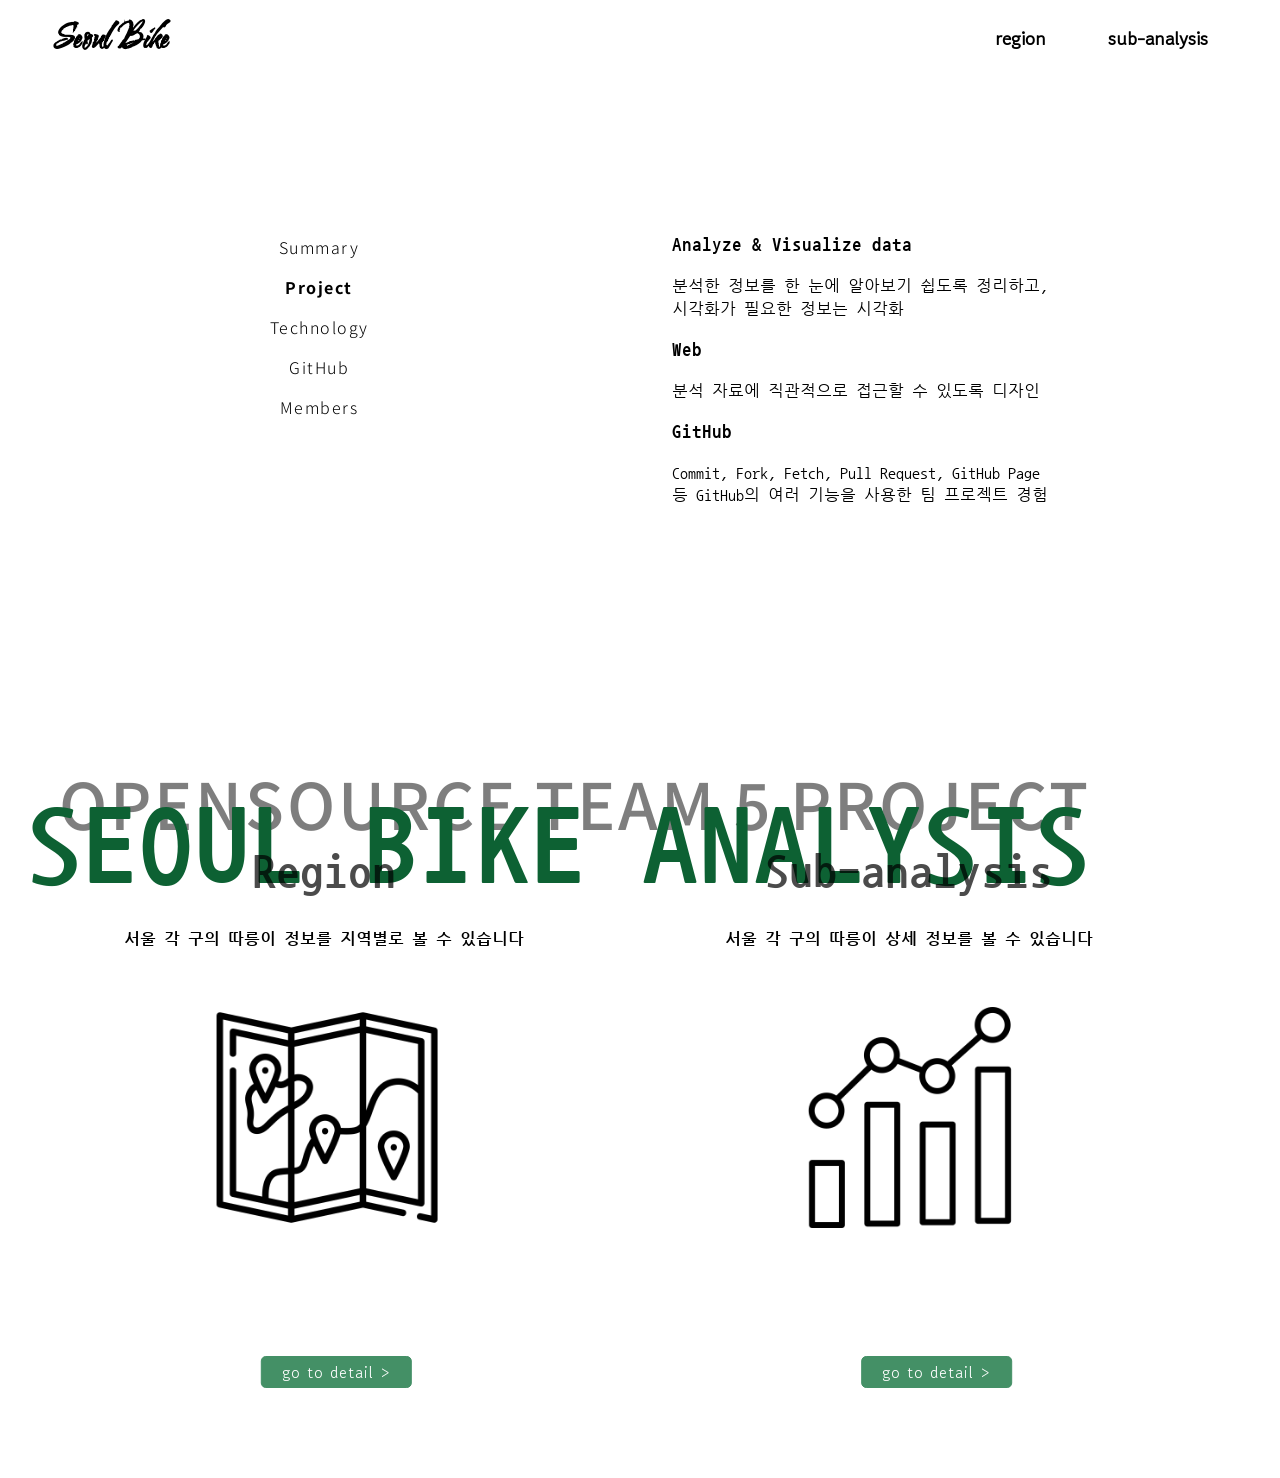
<file: main-1.html>
<!DOCTYPE html>
<html lang="en">
<head>
    <meta charset="UTF-8">
    <title>따릉이</title>
    <link rel="preconnect" href="https://fonts.googleapis.com">
    <link rel="preconnect" href="https://fonts.gstatic.com" crossorigin>
    <link href="https://fonts.googleapis.com/css2?family=Gowun+Dodum&family=Nanum+Gothic+Coding:wght@400;700&family=Noto+Sans+KR:wght@100;300;400;500&family=Water+Brush&display=swap" rel="stylesheet">
    <link rel="stylesheet" href="main.css">
</head>
<body>
    <header id = "menubar">
        <h1 id = "main"><a href = "main.html">Seoul Bike</a></h1>
        <nav id = "menu">
            <nav>
                <ul id="main1">
                    <li class="mainmenu"><a href = "region.html">region</a></li>
                    <li class="mainmenu"><a href = "sub.html">sub-analysis</a></li>
                </ul>
            </nav>
        </nav>
    </header>

    </div>
    <div class = "content" id = "maincontent">
        <article id = "tit">
            <h2>OPENSOURCE TEAM 5 PROJECT</h2>
            <h1>SEOUL BIKE ANALYSIS</h1>
        </article>
            
        <div id = "submenu">
            <button><a href="main.html">Summary</a></button><br>
            <button id = "active"><a href="main-1.html">Project</a></button><br>
            <button><a href="main-2.html">Technology</a></button><br>
            <button><a href="main-3.html">GitHub</a></button><br>
            <button><a href="main-4.html">Members</a></button>
        </div>

        <section id = "map_content">
            <article>
                <!-- <h1>Project Objective</h1> -->
                <h3>Analyze & Visualize data</h3>
                <p>
                분석한 정보를 한 눈에 알아보기 쉽도록 정리하고,<br> 
                시각화가 필요한 정보는 시각화</p>
                <h3>Web</h3>
                <p>
                분석 자료에 직관적으로 접근할 수 있도록 디자인</p>
                <h3>GitHub</h3>
                <p>
                Commit, Fork, Fetch, Pull Request, GitHub Page<br>
                등 GitHub의 여러 기능을 사용한 팀 프로젝트 경험</p>
            </article>
        </section>

    </div>
    <div class = "content" id = "subcon">
        <article class = "mainsec" id = "m1">
            <h1>Region</h1>
            <h3>서울 각 구의 따릉이 정보를 지역별로 볼 수 있습니다</h3>
            <img src="map2.png">
            <button class = "but"><a href = "region.html"> go to detail ></a></button>
        </article>
        <article class = "mainsec" id = "m2">
            <h1>Sub-analysis</h1>
            <h3>서울 각 구의 따릉이 상세 정보를 볼 수 있습니다</h3>
            <img src="graph.png">
            <button class = "but"><a href = "sub.html"> go to detail ></a></button>
        </article>

    </div>
</body>
</html>
</file>
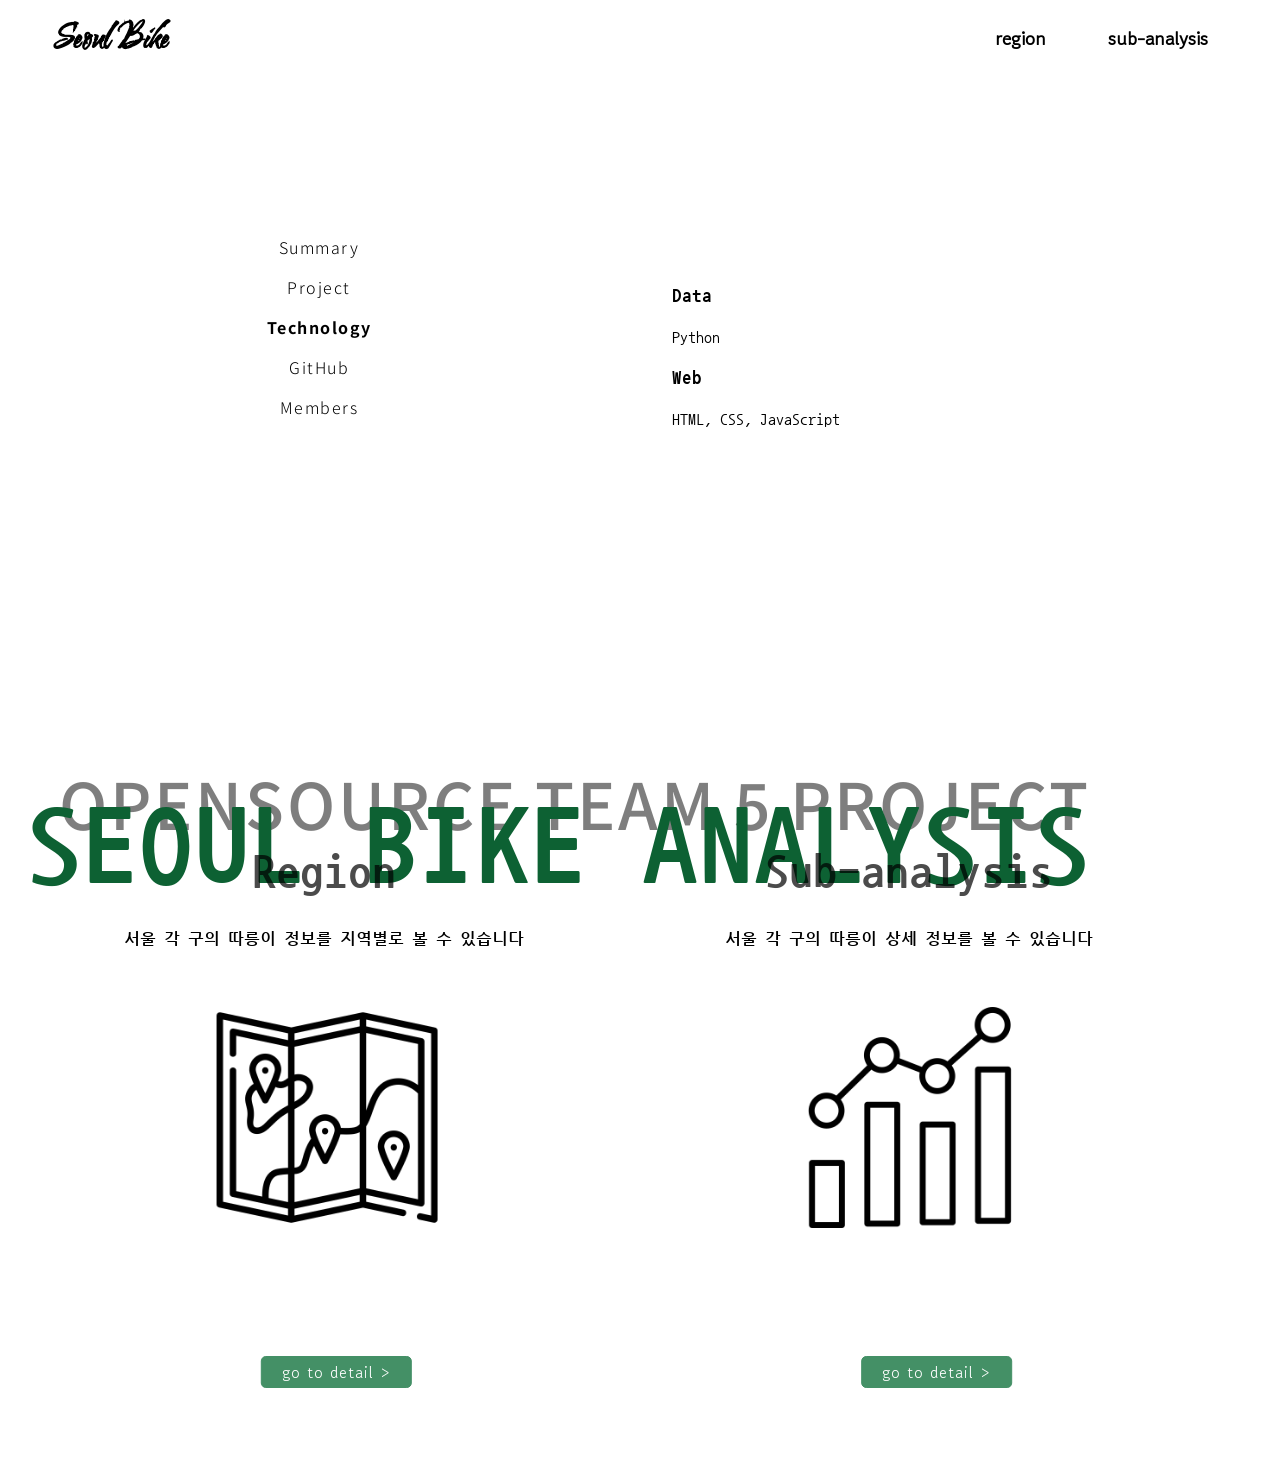
<file: main-2.html>
<!DOCTYPE html>
<html lang="en">
<head>
    <meta charset="UTF-8">
    <title>따릉이</title>
    <link rel="preconnect" href="https://fonts.googleapis.com">
    <link rel="preconnect" href="https://fonts.gstatic.com" crossorigin>
    <link href="https://fonts.googleapis.com/css2?family=Gowun+Dodum&family=Nanum+Gothic+Coding:wght@400;700&family=Noto+Sans+KR:wght@100;300;400;500&family=Water+Brush&display=swap" rel="stylesheet">
    <link rel="stylesheet" href="main.css">
</head>
<body>
    <header id = "menubar">
        <h1 id = "main"><a href = "main.html">Seoul Bike</a></h1>
        <nav id = "menu">
            <nav>
                <ul id="main1">
                    <li class="mainmenu"><a href = "region.html">region</a></li>
                    <li class="mainmenu"><a href = "sub.html">sub-analysis</a></li>
                </ul>
            </nav>
        </nav>
    </header>

    </div>
    <div class = "content" id = "maincontent">
        <article id = "tit">
            <h2>OPENSOURCE TEAM 5 PROJECT</h2>
            <h1>SEOUL BIKE ANALYSIS</h1>
            </article>
        
        <div id = "submenu">
            <button><a href="main.html">Summary</a></button><br>
            <button><a href="main-1.html">Project</a></button><br>
            <button id = "active"><a href="main-2.html">Technology</a></button><br>
            <button><a href="main-3.html">GitHub</a></button><br>
            <button><a href="main-4.html">Members</a></button>
        </div>

        <section id = "map_content">
            <article>
                <!-- <h1>Technology Stacks</h1> -->
                <h3>Data</h3>
                <p>Python</p>
                <h3>Web</h3>
                <p>HTML, CSS, JavaScript</p>
            </article>
        </section>

    </div>
    <div class = "content" id = "subcon">
        <article class = "mainsec" id = "m1">
            <h1>Region</h1>
            <h3>서울 각 구의 따릉이 정보를 지역별로 볼 수 있습니다</h3>
            <img src="map2.png">
            <button class = "but"><a href = "region.html"> go to detail ></a></button>
        </article>
        <article class = "mainsec" id = "m2">
            <h1>Sub-analysis</h1>
            <h3>서울 각 구의 따릉이 상세 정보를 볼 수 있습니다</h3>
            <img src="graph.png">
            <button class = "but"><a href = "sub.html"> go to detail ></a></button>
        </article>

    </div>
    </div>
         
</body>
</html>
</file>
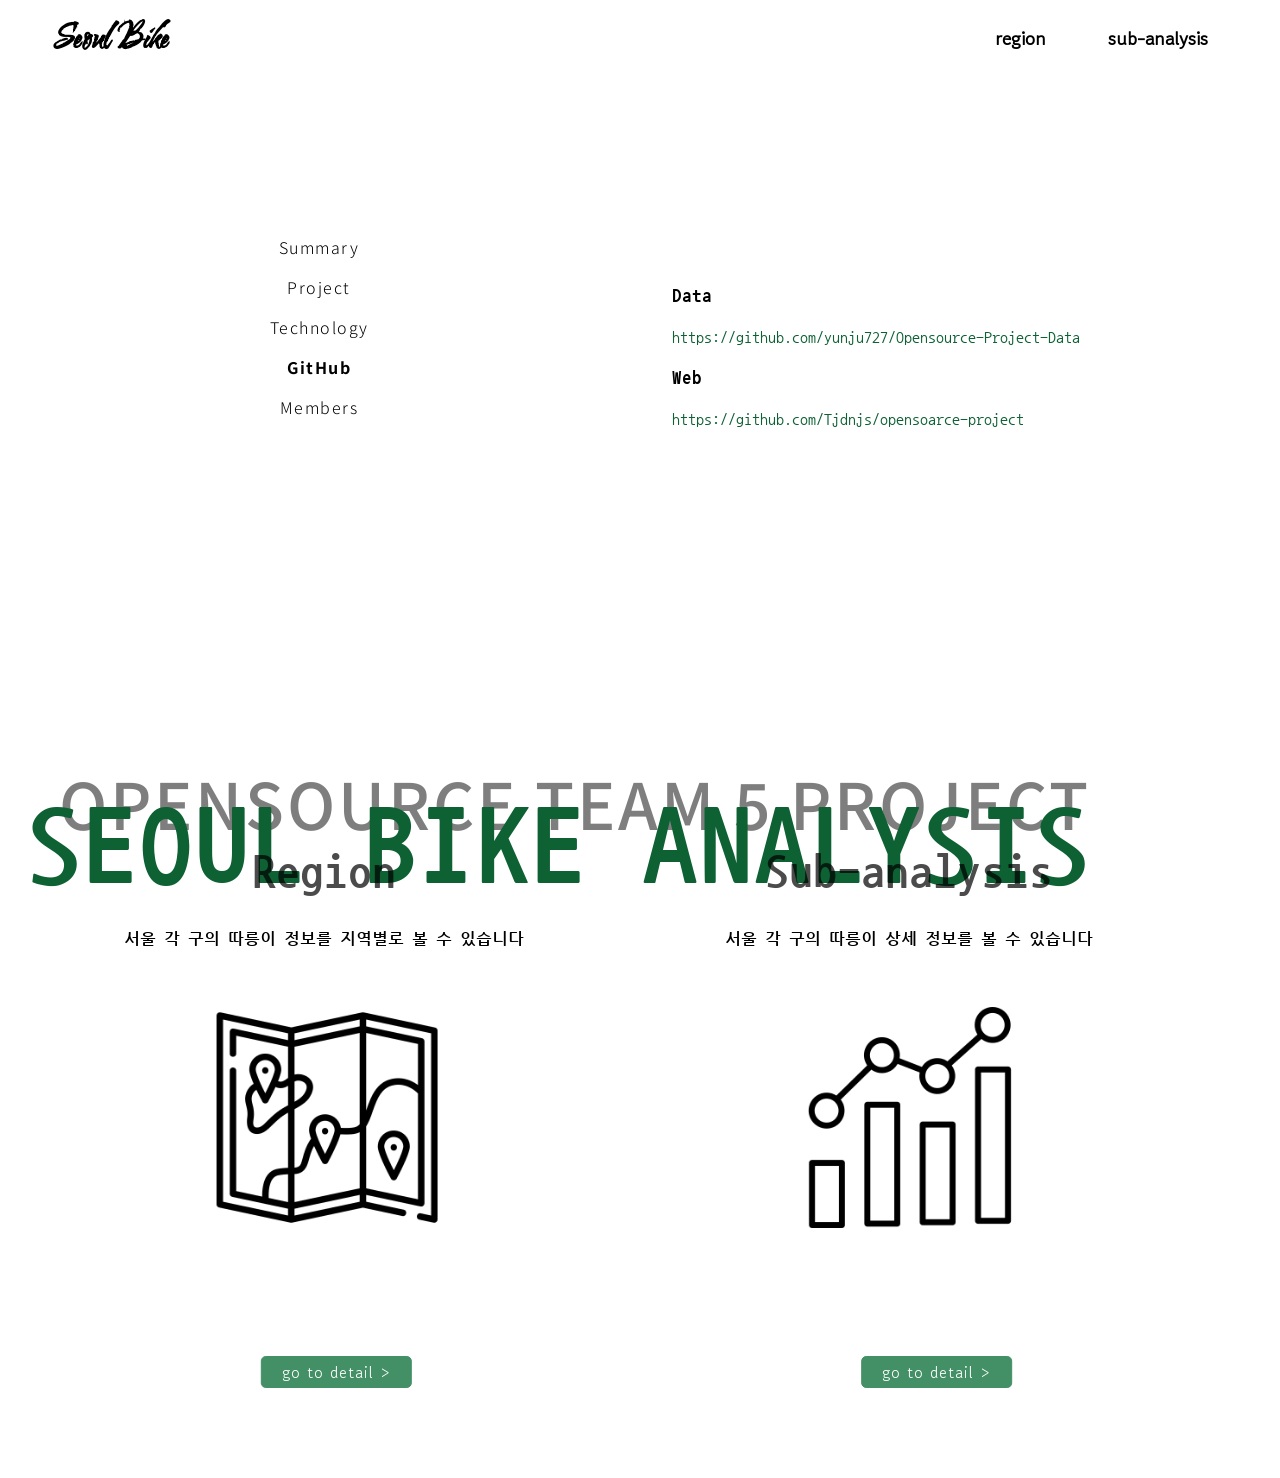
<file: main-3.html>
<!DOCTYPE html>
<html lang="en">
<head>
    <meta charset="UTF-8">
    <title>따릉이</title>
    <link rel="preconnect" href="https://fonts.googleapis.com">
    <link rel="preconnect" href="https://fonts.gstatic.com" crossorigin>
    <link href="https://fonts.googleapis.com/css2?family=Gowun+Dodum&family=Nanum+Gothic+Coding:wght@400;700&family=Noto+Sans+KR:wght@100;300;400;500&family=Water+Brush&display=swap" rel="stylesheet">
    <link rel="stylesheet" href="main.css">
</head>
<body>
    <header id = "menubar">
        <h1 id = "main"><a href = "main.html">Seoul Bike</a></h1>
        <nav id = "menu">
            <nav>
                <ul id="main1">
                    <li class="mainmenu"><a href = "region.html">region</a></li>
                    <li class="mainmenu"><a href = "sub.html">sub-analysis</a></li>
                </ul>
            </nav>
        </nav>
    </header>

    </div>
    <div class = "content" id = "maincontent">
        <article id = "tit">
            <h2>OPENSOURCE TEAM 5 PROJECT</h2>
            <h1>SEOUL BIKE ANALYSIS</h1>
            </article>
            
            <div id = "submenu">
                <button><a href="main.html">Summary</a></button><br>
                <button><a href="main-1.html">Project</a></button><br>
                <button><a href="main-2.html">Technology</a></button><br>
                <button id = "active"><a href="main-3.html">GitHub</a></button><br>
                <button><a href="main-4.html">Members</a></button>
            </div>

        <section id = "map_content">
            <article>
                <!-- <h1>GitHub</h1> -->
                <h3>Data</h3>
                <p><a href="https://github.com/yunju727/Opensource-Project-Data">
                    https://github.com/yunju727/Opensource-Project-Data</a></p>
                <h3>Web</h3>
                <p><a href="https://github.com/Tjdnjs/opensoarce-project">https://github.com/Tjdnjs/opensoarce-project</a></p>
            </article>
        </section>

    </div>
    <div class = "content" id = "subcon">
        <article class = "mainsec" id = "m1">
            <h1>Region</h1>
            <h3>서울 각 구의 따릉이 정보를 지역별로 볼 수 있습니다</h3>
            <img src="map2.png">
            <button class = "but"><a href = "region.html"> go to detail ></a></button>
        </article>
        <article class = "mainsec" id = "m2">
            <h1>Sub-analysis</h1>
            <h3>서울 각 구의 따릉이 상세 정보를 볼 수 있습니다</h3>
            <img src="graph.png">
            <button class = "but"><a href = "sub.html"> go to detail ></a></button>
        </article>

    </div>

</body>
</html>
</file>
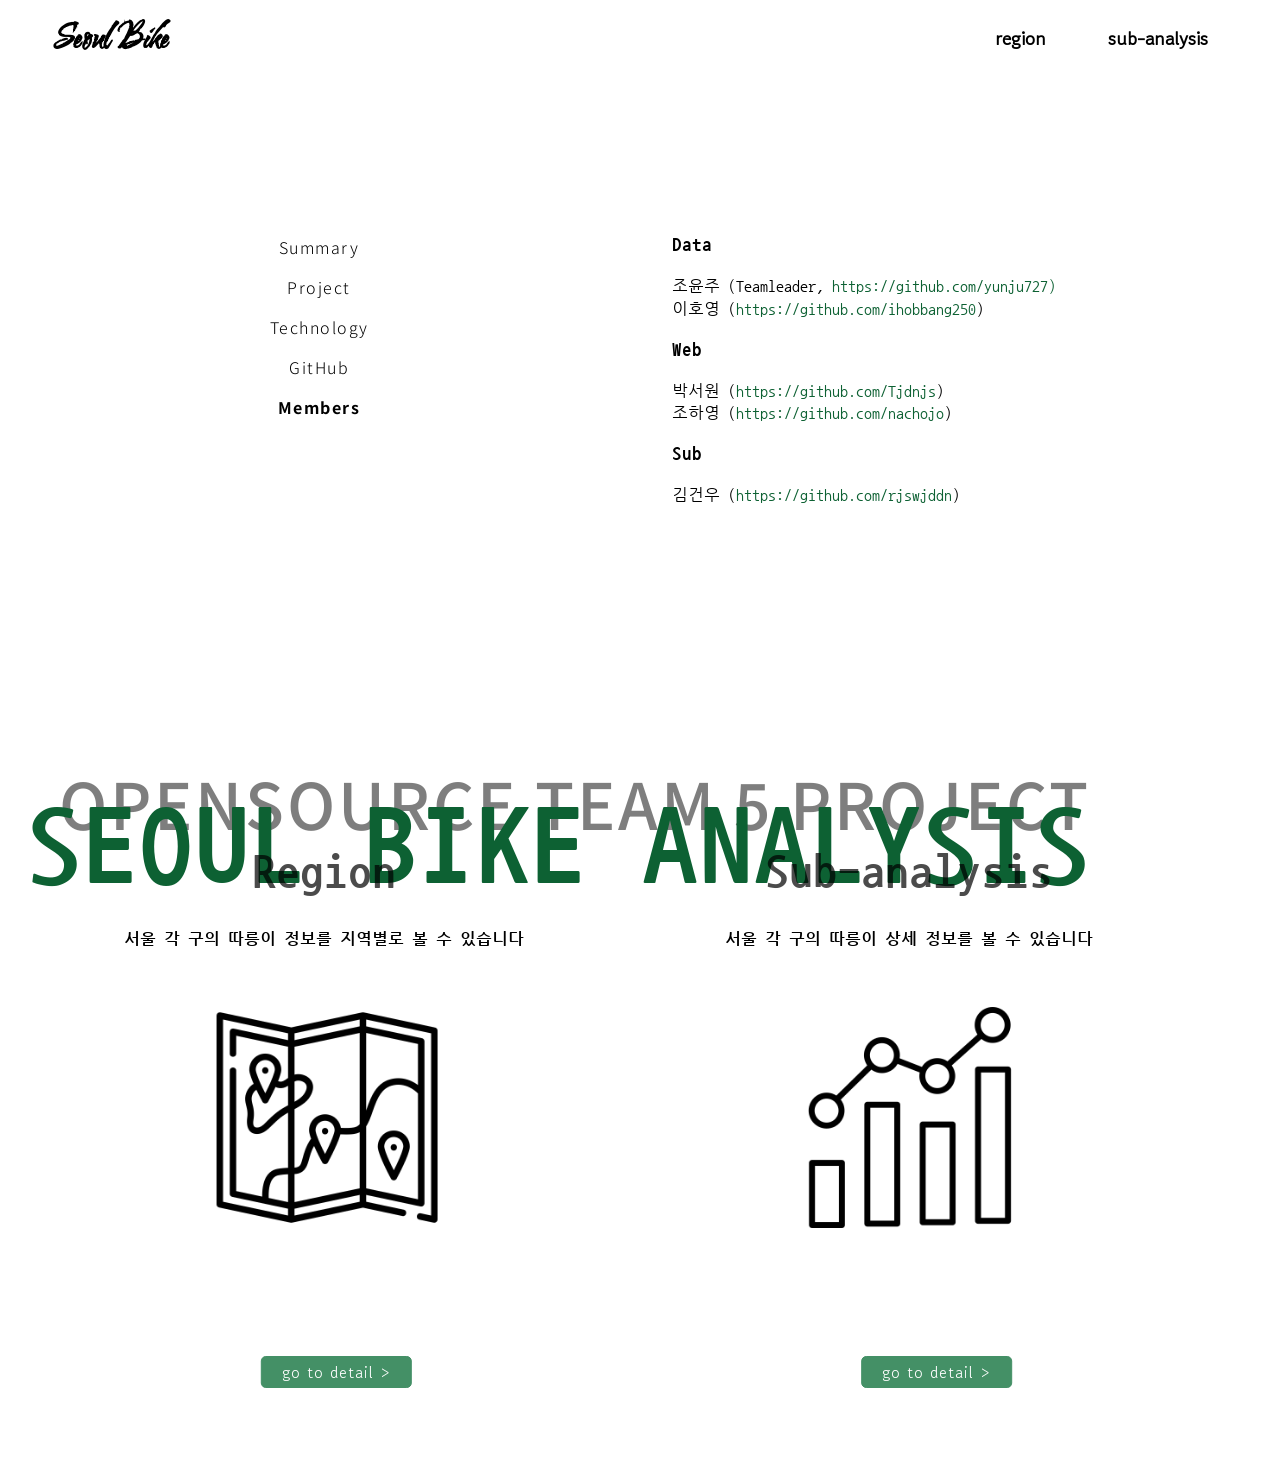
<file: main-4.html>
<!DOCTYPE html>
<html lang="en">
<head>
    <meta charset="UTF-8">
    <title>따릉이</title>
    <link rel="preconnect" href="https://fonts.googleapis.com">
    <link rel="preconnect" href="https://fonts.gstatic.com" crossorigin>
    <link href="https://fonts.googleapis.com/css2?family=Gowun+Dodum&family=Nanum+Gothic+Coding:wght@400;700&family=Noto+Sans+KR:wght@100;300;400;500&family=Water+Brush&display=swap" rel="stylesheet">
    <link rel="stylesheet" href="main.css">
</head>
<body>
    <header id = "menubar">
        <h1 id = "main"><a href = "main.html">Seoul Bike</a></h1>
        <nav id = "menu">
            <nav>
                <ul id="main1">
                    <li class="mainmenu"><a href = "region.html">region</a></li>
                    <li class="mainmenu"><a href = "sub.html">sub-analysis</a></li>
                </ul>
            </nav>
        </nav>
    </header>

    </div>
    <div class = "content" id = "maincontent">
        <article id = "tit">
            <h2>OPENSOURCE TEAM 5 PROJECT</h2>
            <h1>SEOUL BIKE ANALYSIS</h1>
        </article>
            
        <div id = "submenu">
            <button><a href="main.html">Summary</a></button><br>
            <button><a href="main-1.html">Project</a></button><br>
            <button><a href="main-2.html">Technology</a></button><br>
            <button><a href="main-3.html">GitHub</a></button><br>
            <button id = "active"><a href="main-4.html">Members</a></button>
        </div>

        <section id = "map_content">
            <article>
                <!-- <h1>Members</h1> -->
                <h3>Data</h3>
                <p>조윤주 (Teamleader, <a href="https://github.com/yunju727">https://github.com/yunju727)</a>
                    <br>이호영 (<a href="https://github.com/ihobbang250">https://github.com/ihobbang250</a>)
                </p>
                <h3>Web</h3>
                <p>박서원 (<a href = "https://github.com/Tjdnjs">https://github.com/Tjdnjs</a>)<br>
                    조하영 (<a href="https://github.com/nachojo">https://github.com/nachojo</a>)</p>
                <h3>Sub</h3>
                <p>김건우 (<a href="https://github.com/rjswjddn">https://github.com/rjswjddn</a>)</p>
            </article>
        </section>
</div>
<div class = "content" id = "subcon">
    <article class = "mainsec" id = "m1">
        <h1>Region</h1>
        <h3>서울 각 구의 따릉이 정보를 지역별로 볼 수 있습니다</h3>
        <img src="map2.png">
        <button class = "but"><a href = "region.html"> go to detail ></a></button>
    </article>
    <article class = "mainsec" id = "m2">
        <h1>Sub-analysis</h1>
        <h3>서울 각 구의 따릉이 상세 정보를 볼 수 있습니다</h3>
        <img src="graph.png">
        <button class = "but"><a href = "sub.html"> go to detail ></a></button>
    </article>

</div>
   
</body>
</html>
</file>
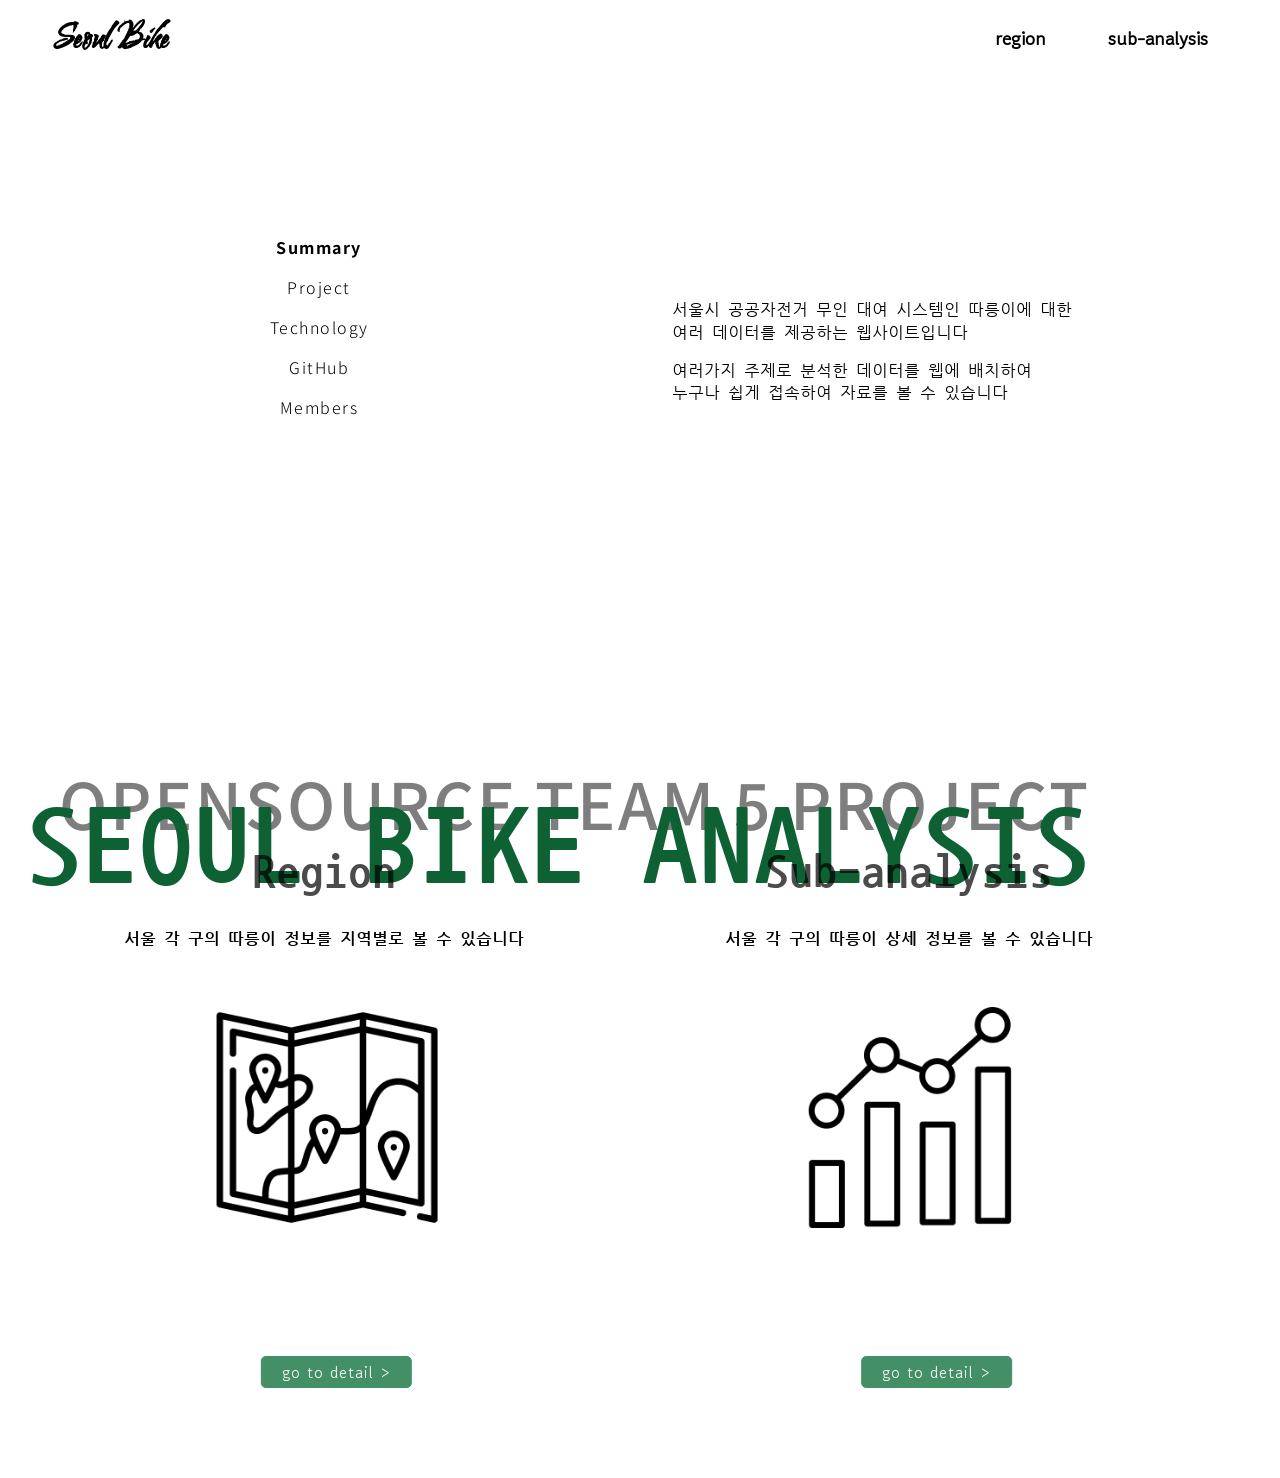
<file: main.html>
<!DOCTYPE html>
<html lang="en">
<head>
    <meta charset="UTF-8">
    <title>따릉이</title>
    <link rel="preconnect" href="https://fonts.googleapis.com">
    <link rel="preconnect" href="https://fonts.gstatic.com" crossorigin>
    <link href="https://fonts.googleapis.com/css2?family=Gowun+Dodum&family=Nanum+Gothic+Coding:wght@400;700&family=Noto+Sans+KR:wght@100;300;400;500&family=Water+Brush&display=swap" rel="stylesheet">
    <link rel="stylesheet" href="main.css">
</head>
<body>
    <header id = "menubar">
        <h1 id = "main"><a href = "main.html">Seoul Bike</a></h1>
        <nav id = "menu">
            <nav>
                <ul id="main1">
                    <li class="mainmenu"><a href = "region.html">region</a></li>
                    <li class="mainmenu"><a href = "sub.html">sub-analysis</a></li>
                </ul>
            </nav>
        </nav>
    </header>

    </div>
    <div class = "content" id = "maincontent">
        <article id = "tit">
        <h2>OPENSOURCE TEAM 5 PROJECT</h2>
        <h1>SEOUL BIKE ANALYSIS</h1>
        </article>
        
        <div id = "submenu">
            <button id = "active"><a href="main.html">Summary</a></button><br>
            <button><a href="main-1.html">Project</a></button><br>
            <button><a href="main-2.html">Technology</a></button><br>
            <button><a href="main-3.html">GitHub</a></button><br>
            <button><a href="main-4.html">Members</a></button>
        </div>

        <section id = "map_content">
            <article>
                <!-- <h1>Summary</h1> -->
                <p>서울시 공공자전거 무인 대여 시스템인 따릉이에 대한<br>
                여러 데이터를 제공하는 웹사이트입니다</p>
                <p>여러가지 주제로 분석한 데이터를 웹에 배치하여<br>
                누구나 쉽게 접속하여 자료를 볼 수 있습니다<br></p>
            </article>
        </section>

    </div>
    <div class = "content" id = "subcon">
        <article class = "mainsec" id = "m1">
            <h1>Region</h1>
            <h3>서울 각 구의 따릉이 정보를 지역별로 볼 수 있습니다</h3>
            <img src="map2.png">
            <button class = "but"><a href = "region.html"> go to detail ></a></button>
        </article>
        <article class = "mainsec" id = "m2">
            <h1>Sub-analysis</h1>
            <h3>서울 각 구의 따릉이 상세 정보를 볼 수 있습니다</h3>
            <img src="graph.png">
            <button class = "but"><a href = "sub.html"> go to detail ></a></button>
        </article>

    </div>
</body>
</html>
</file>
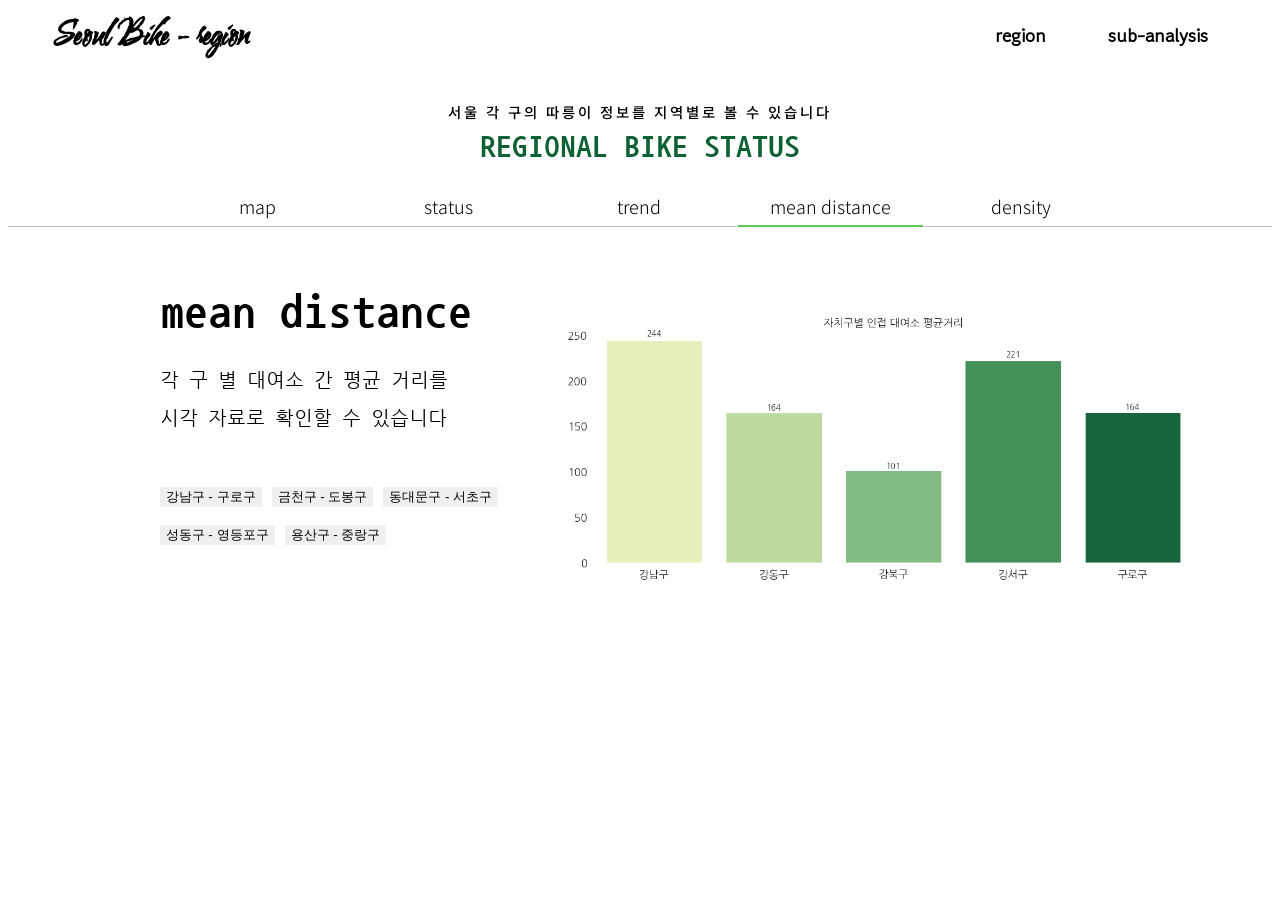
<file: region-1.html>
<!DOCTYPE html>
<html lang="en">
<head>
    <meta charset="UTF-8">
    <title>region : mean distance</title>
    <link rel="preconnect" href="https://fonts.googleapis.com">
    <link rel="preconnect" href="https://fonts.gstatic.com" crossorigin>
    <link rel="preconnect" href="https://fonts.googleapis.com">
    <link href="https://fonts.googleapis.com/css2?family=Gowun+Dodum&family=Nanum+Gothic+Coding:wght@400;700&family=Noto+Sans+KR:wght@100;300;400;500&family=Water+Brush&display=swap" rel="stylesheet">
    <!-- <meta name="viewport" content="width=device-width, height=device-height,initial-scale=1.0"> -->
    <link rel="stylesheet" href="region1.css">
</head>
<body>
    <header id = "menubar">
        <h1 id = "main"><a href = "main.html">Seoul Bike - region</a></h1>
        <nav id = "menu">
            <nav>
                <ul id="main1">
                    <li class="mainmenu"><a href = "region.html">region</a></li>
                    <li class="mainmenu"><a href = "sub.html">sub-analysis</a></li>
                </ul>
            </nav>
        </nav>
    </header>
    
    <div id = "content">
        <h2> 서울 각 구의 따릉이 정보를 지역별로 볼 수 있습니다</h2>
        <h1>REGIONAL BIKE STATUS</h1>
        
        <div id = "submenu">
            <button><a href="region.html">map</a></button>
            <button><a href="region-4.html">status</a></button>
            <button><a href="region-3.html">trend</a></button>
            <button id = "active"><a href="region-1.html">mean distance</a></button>
            <button><a href="region-2.html">density</a></button>
        </div>

        <section id = "map_content">
            <article>
                <h1>mean distance</h1>
                
                각 구 별 대여소 간 평균 거리를<br>
                시각 자료로 확인할 수 있습니다<br><br>
                    <button id="btn1">강남구 - 구로구</button> 
                    <button id="btn2">금천구 - 도봉구</button>
                    <button id="btn3">동대문구 - 서초구</button><br> 
                    <button id="btn4">성동구 - 영등포구</button>
                    <button id="btn5">용산구 - 중랑구</button> 
                    <!-- <button id="btn6">금천구</button> -->

            </article>
           <img src="평균거리1.png">
           <script src="region1.js"></script>
        </section>
      
    </div>
    

</body>
</html>
</file>
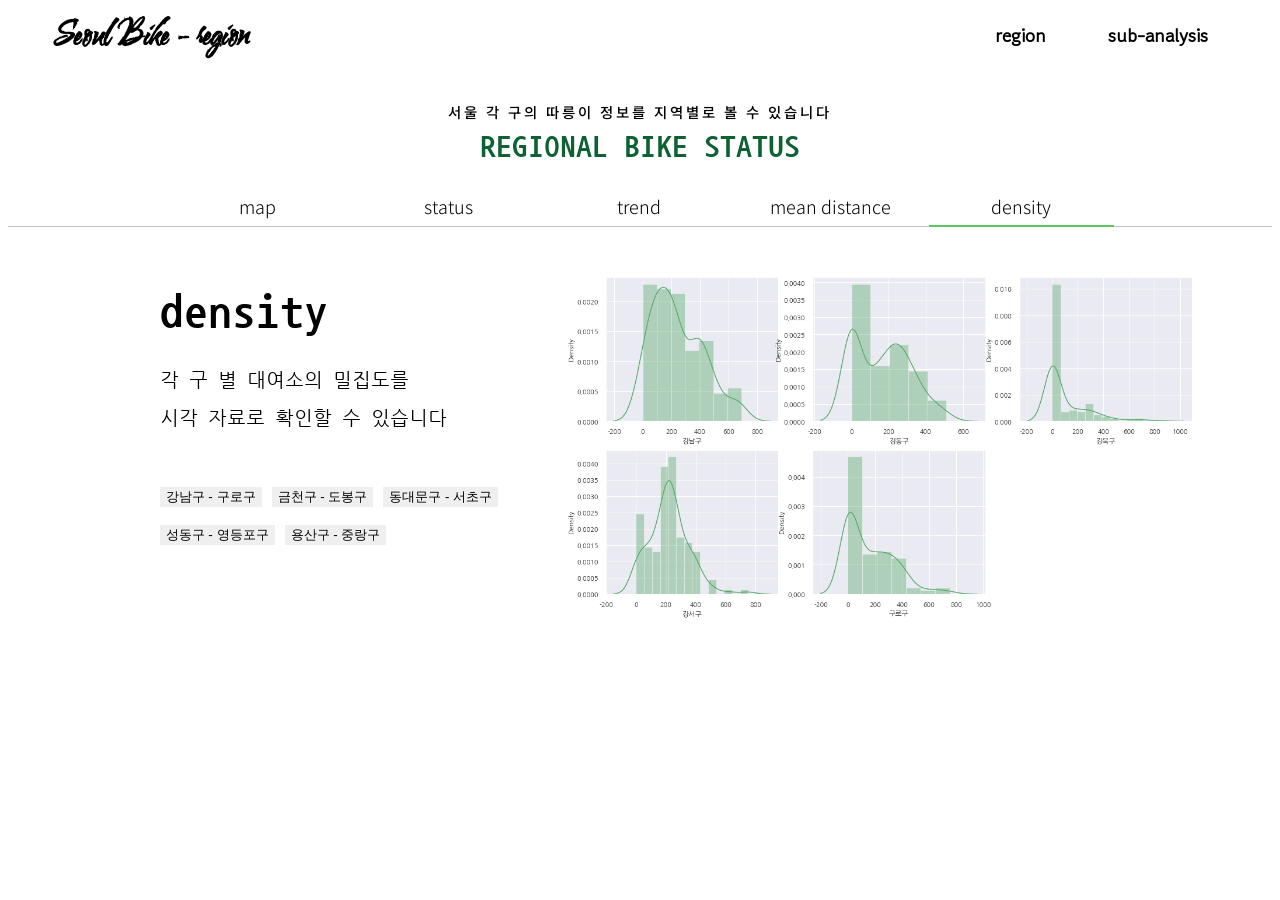
<file: region-2.html>
<!DOCTYPE html>
<html lang="en">
<head>
    <meta charset="UTF-8">
    <title>region : density</title>
    <link rel="preconnect" href="https://fonts.googleapis.com">
    <link rel="preconnect" href="https://fonts.gstatic.com" crossorigin>
    <link rel="preconnect" href="https://fonts.googleapis.com">
    <link href="https://fonts.googleapis.com/css2?family=Gowun+Dodum&family=Nanum+Gothic+Coding:wght@400;700&family=Noto+Sans+KR:wght@100;300;400;500&family=Water+Brush&display=swap" rel="stylesheet">
    <!-- <meta name="viewport" content="width=device-width, height=device-height,initial-scale=1.0"> -->
    <link rel="stylesheet" href="region2.css">
</head>
<body>
    <header id = "menubar">
        <h1 id = "main"><a href = "main.html">Seoul Bike - region</a></h1>
        <nav id = "menu">
            <nav>
                <ul id="main1">
                    <li class="mainmenu"><a href = "region.html">region</a></li>
                    <li class="mainmenu"><a href = "sub.html">sub-analysis</a></li>
                </ul>
            </nav>
        </nav>
    </header>
    
    <div id = "content">
        <h2> 서울 각 구의 따릉이 정보를 지역별로 볼 수 있습니다</h2>
        <h1>REGIONAL BIKE STATUS</h1>
        
        <div id = "submenu">
            <button><a href="region.html">map</a></button>
            <button><a href="region-4.html">status</a></button>
            <button><a href="region-3.html">trend</a></button>
            <button><a href="region-1.html">mean distance</a></button>
            <button id = "active"><a href="region-2.html">density</a></button>
        </div>

        <section id = "map_content">
            <article>
                <h1>density</h1>
                
                각 구 별 대여소의 밀집도를<br>
                시각 자료로 확인할 수 있습니다<br><br>
                <button id="btn1">강남구 - 구로구</button> 
                <button id="btn2">금천구 - 도봉구</button>
                <button id="btn3">동대문구 - 서초구</button><br> 
                <button id="btn4">성동구 - 영등포구</button>
                <button id="btn5">용산구 - 중랑구</button> 
                <!-- <button id="btn6">금천구</button> -->
            </article>
           <img src="밀집도1.png">
           <script src="region2.js"></script>
        </section>
      
    </div>
    

</body>
</html>
</file>
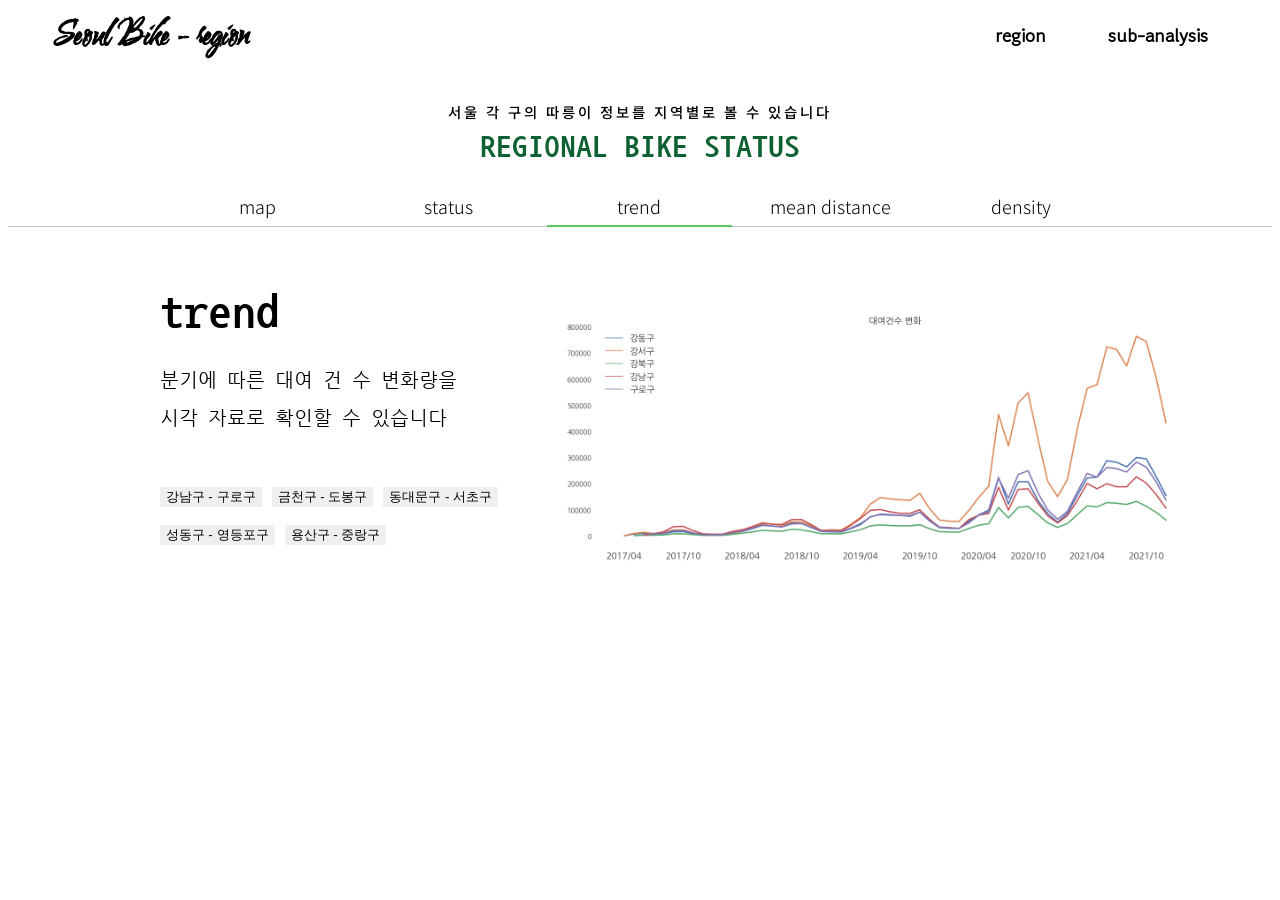
<file: region-3.html>
<!DOCTYPE html>
<html lang="en">
<head>
    <meta charset="UTF-8">
    <title>region : trend</title>
    <link rel="preconnect" href="https://fonts.googleapis.com">
    <link rel="preconnect" href="https://fonts.gstatic.com" crossorigin>
    <link rel="preconnect" href="https://fonts.googleapis.com">
    <link href="https://fonts.googleapis.com/css2?family=Gowun+Dodum&family=Nanum+Gothic+Coding:wght@400;700&family=Noto+Sans+KR:wght@100;300;400;500&family=Water+Brush&display=swap" rel="stylesheet">
    <!-- <meta name="viewport" content="width=device-width, height=device-height,initial-scale=1.0"> -->
    <link rel="stylesheet" href="region1.css">
</head>
<body>
    <header id = "menubar">
        <h1 id = "main"><a href = "main.html">Seoul Bike - region</a></h1>
        <nav id = "menu">
            <nav>
                <ul id="main1">
                    <li class="mainmenu"><a href = "region.html">region</a></li>
                    <li class="mainmenu"><a href = "sub.html">sub-analysis</a></li>
                </ul>
            </nav>
        </nav>
    </header>
    
    <div id = "content">
        <h2> 서울 각 구의 따릉이 정보를 지역별로 볼 수 있습니다</h2>
        <h1>REGIONAL BIKE STATUS</h1>
        
        <div id = "submenu">
            <button><a href="region.html">map</a></button>
            <button><a href="region-4.html">status</a></button>
            <button id = "active"><a href="region-3.html">trend</a></button>
            <button><a href="region-1.html">mean distance</a></button>
            <button><a href="region-2.html">density</a></button>
        </div>

        <section id = "map_content">
            <article>
                <h1>trend</h1>
                분기에 따른 대여 건 수 변화량을<br>
                시각 자료로 확인할 수 있습니다<br><br>
                <button id="btn1">강남구 - 구로구</button> 
                <button id="btn2">금천구 - 도봉구</button>
                <button id="btn3">동대문구 - 서초구</button><br> 
                <button id="btn4">성동구 - 영등포구</button>
                <button id="btn5">용산구 - 중랑구</button> 
                <!-- <button id="btn6">금천구</button> -->
            </article>
           <img src="대여건수 변화1.png">
           <script src="region3.js"></script>
        </section>
      
    </div>
    

</body>
</html>
</file>
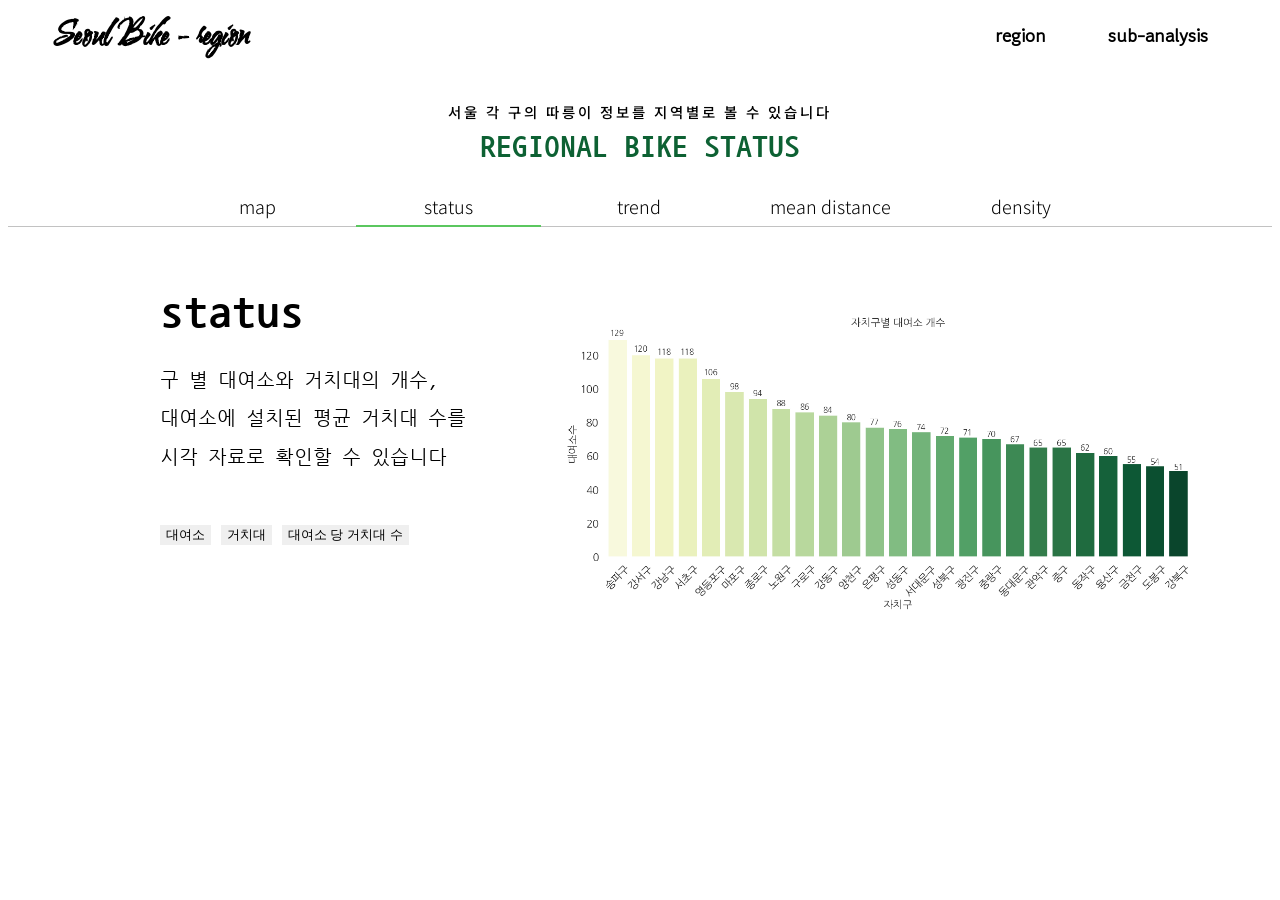
<file: region-4.html>
<!DOCTYPE html>
<html lang="en">
<head>
    <meta charset="UTF-8">
    <title>region : status</title>
    <link rel="preconnect" href="https://fonts.googleapis.com">
    <link rel="preconnect" href="https://fonts.gstatic.com" crossorigin>
    <link rel="preconnect" href="https://fonts.googleapis.com">
    <link href="https://fonts.googleapis.com/css2?family=Gowun+Dodum&family=Nanum+Gothic+Coding:wght@400;700&family=Noto+Sans+KR:wght@100;300;400;500&family=Water+Brush&display=swap" rel="stylesheet">
    <!-- <meta name="viewport" content="width=device-width, height=device-height,initial-scale=1.0"> -->
    <link rel="stylesheet" href="region1.css">
</head>
<body>
    <header id = "menubar">
        <h1 id = "main"><a href = "main.html">Seoul Bike - region</a></h1>
        <nav id = "menu">
            <nav>
                <ul id="main1">
                    <li class="mainmenu"><a href = "region.html">region</a></li>
                    <li class="mainmenu"><a href = "sub.html">sub-analysis</a></li>
                </ul>
            </nav>
        </nav>
    </header>
    
    <div id = "content">
        <h2> 서울 각 구의 따릉이 정보를 지역별로 볼 수 있습니다</h2>
        <h1>REGIONAL BIKE STATUS</h1>
        
        <div id = "submenu">
            <button><a href="region.html">map</a></button>
            <button id = "active"><a href="region-4.html">status</a></button>
            <button><a href="region-3.html">trend</a></button>
            <button><a href="region-1.html">mean distance</a></button>
            <button><a href="region-2.html">density</a></button>
        </div>

        <section id = "map_content">
            <article>
                <h1>status</h1>
                구 별 대여소와 거치대의 개수,<br>
                대여소에 설치된 평균 거치대 수를<br>
                시각 자료로 확인할 수 있습니다<br><br>
                <button id="btn6">대여소</button> 
                <button id="btn7">거치대</button>
                <button id="btn8">대여소 당 거치대 수</button>
            </article>
           <img src="대여소개수.png">
           <script src="region4.js"></script>
        </section>
      
    </div>
    

</body>
</html>
</file>
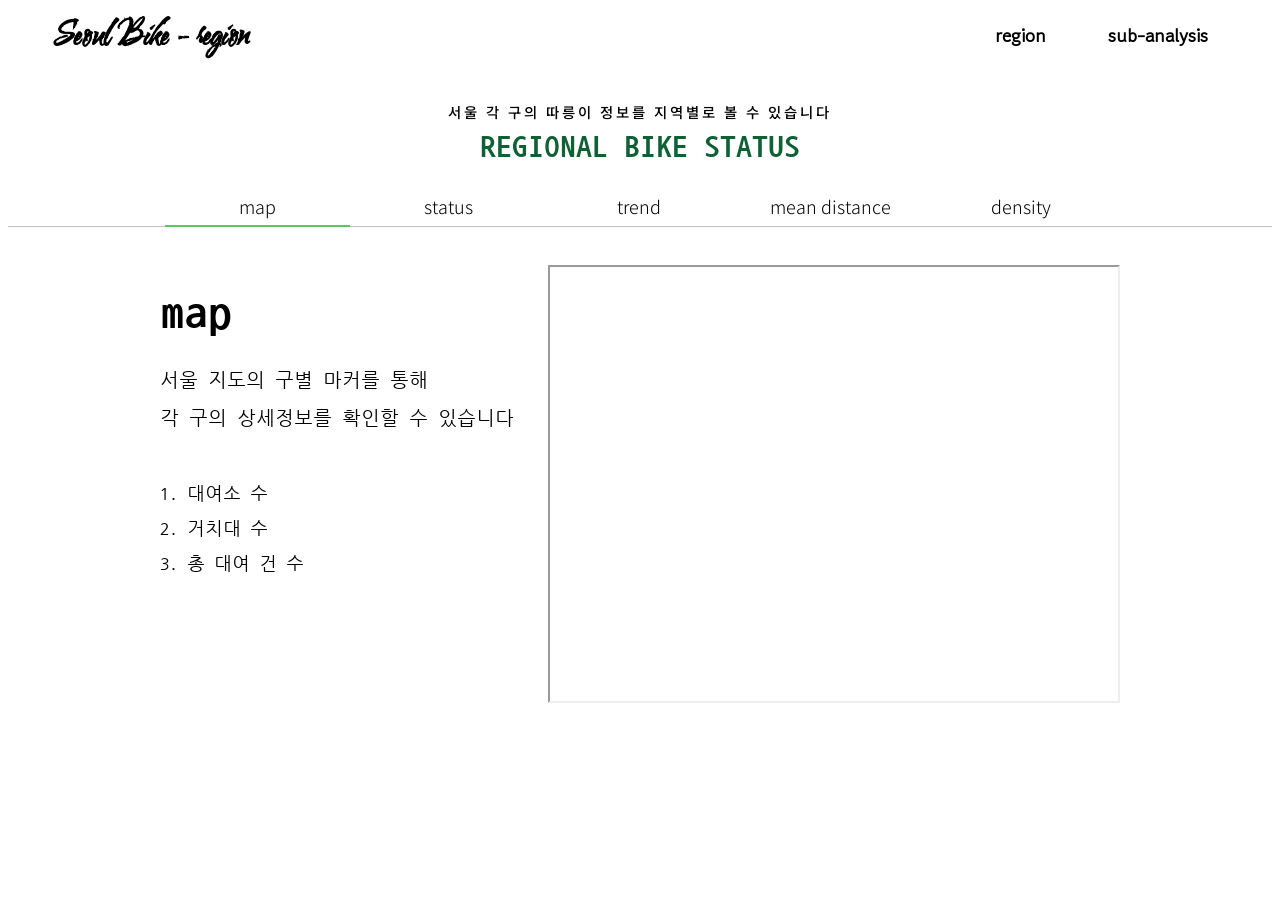
<file: region.html>
<!DOCTYPE html>
<html lang="en">
<head>
    <meta charset="UTF-8">
    <title>region : map</title>
    <link rel="preconnect" href="https://fonts.googleapis.com">
    <link rel="preconnect" href="https://fonts.gstatic.com" crossorigin>
    <link rel="preconnect" href="https://fonts.googleapis.com">
    <link href="https://fonts.googleapis.com/css2?family=Gowun+Dodum&family=Nanum+Gothic+Coding:wght@400;700&family=Noto+Sans+KR:wght@100;300;400;500&family=Water+Brush&display=swap" rel="stylesheet">
    <!-- <meta name="viewport" content="width=device-width, height=device-height,initial-scale=1.0"> -->
    <link rel="stylesheet" href="region.css">
</head>
<body>
    <header id = "menubar">
        <h1 id = "main"><a href = "main.html">Seoul Bike - region</a></h1>
        <nav id = "menu">
            <nav>
                <ul id="main1">
                    <li class="mainmenu"><a href = "region.html">region</a></li>
                    <li class="mainmenu"><a href = "sub.html">sub-analysis</a></li>
                </ul>
            </nav>
        </nav>
    </header>
    
    <div id = "content">
        <h2> 서울 각 구의 따릉이 정보를 지역별로 볼 수 있습니다</h2>
        <h1>REGIONAL BIKE STATUS</h1>
        
        <div id = "submenu">
            <button id = "active"><a href="region.html">map</a></button>
            <button><a href="region-4.html">status</a></button>
            <button><a href="region-3.html">trend</a></button>
            <button><a href="region-1.html">mean distance</a></button>
            <button><a href="region-2.html">density</a></button>
        </div>

        <section id = "map_content">
            <article>
                <h1>map</h1>
                서울 지도의 구별 마커를 통해<br>
                각 구의 상세정보를 확인할 수 있습니다<br><br>

                <li>1. 대여소 수</li>
                <li>2. 거치대 수</li>
                <li>3. 총 대여 건 수</li>
                
            </article>
            <iframe src="https://www.google.com/maps/d/u/0/embed?mid=1-YB6tuaZfOBf2h95jw8B7RvhLs0TmkKB&ehbc=2E312F" ></iframe>
        </section>
        <!-- <button id = "gomap"><a href="#map">go to map ></a></button> -->
    </div>
    
    <!-- <div id = "map">
        <iframe src="https://www.google.com/maps/d/u/0/embed?mid=1-YB6tuaZfOBf2h95jw8B7RvhLs0TmkKB&ehbc=2E312F" ></iframe>
    </div> -->
</body>
</html>
</file>
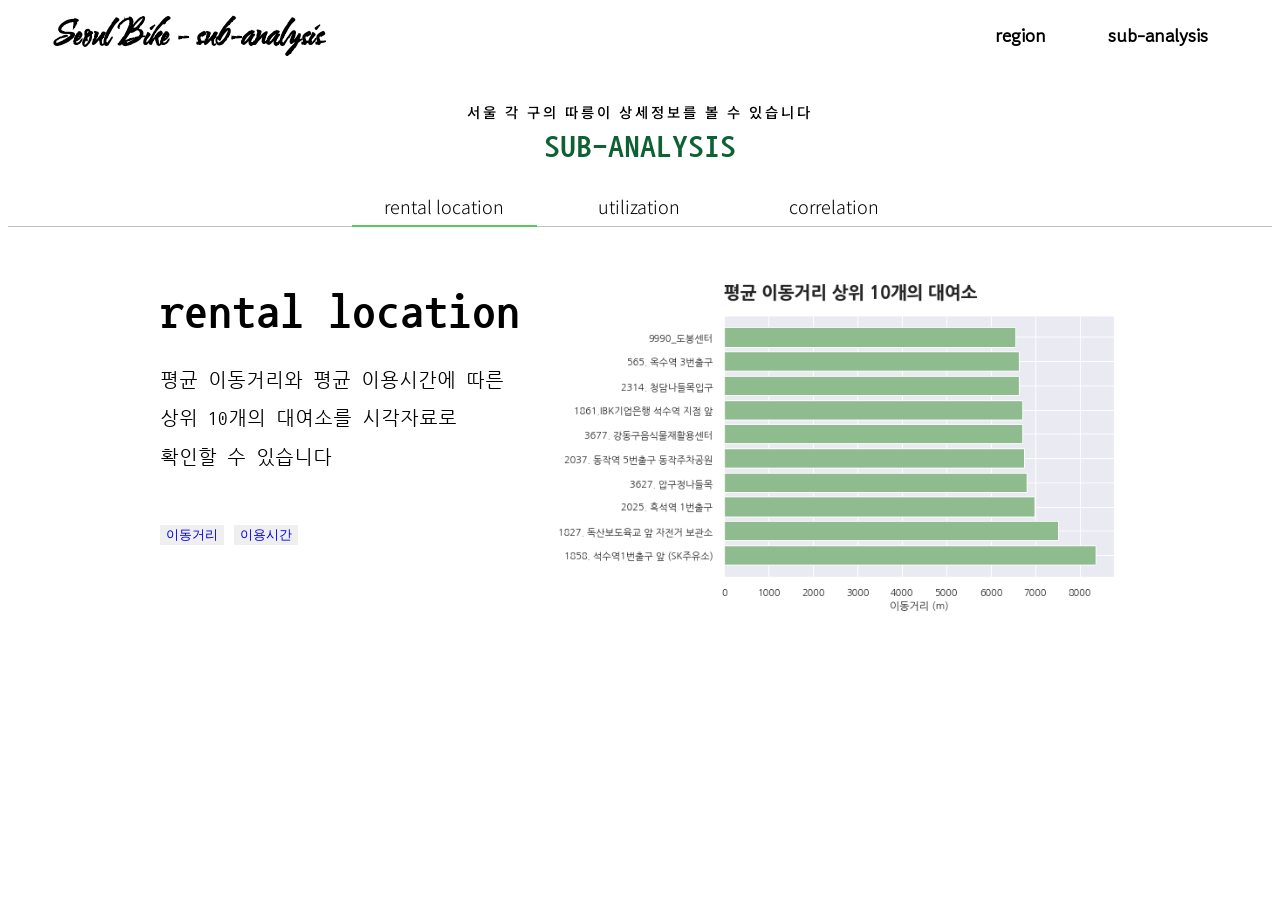
<file: sub.html>
<!DOCTYPE html>
<html lang="en">
<head>
    <meta charset="UTF-8">
    <title>sub-analysis : rental location</title>
    <link rel="preconnect" href="https://fonts.googleapis.com">
    <link rel="preconnect" href="https://fonts.gstatic.com" crossorigin>
    <link rel="preconnect" href="https://fonts.googleapis.com">
    <link href="https://fonts.googleapis.com/css2?family=Gowun+Dodum&family=Nanum+Gothic+Coding:wght@400;700&family=Noto+Sans+KR:wght@100;300;400;500&family=Water+Brush&display=swap" rel="stylesheet">
    <link rel="stylesheet" href="sub.css">
</head>
<body>
    <header id = "menubar">
        <h1 id = "main"><a href = "main.html">Seoul Bike - sub-analysis</a></h1>
        <nav id = "menu">
            <nav>
                <ul id="main1">
                    <li class="mainmenu"><a href = "region.html">region</a></li>
                    <li class="mainmenu"><a href = "sub.html">sub-analysis</a></li>
                </ul>
            </nav>
        </nav>
    </header>
    
    <div id = "content">
        <h2> 서울 각 구의 따릉이 상세정보를 볼 수 있습니다</h2>
        <h1>SUB-ANALYSIS</h1>
		
        <div id = "submenu">
            <button id = "active"><a href="sub.html">rental location</a></button>
            <button><a href="sub2.html">utilization</a></button>
			<button><a href="sub4.html">correlation</a></button>
        </div>
        <section id = "map_content">
            <article>
                <h1>rental location</h1>
				평균 이동거리와 평균 이용시간에 따른 <br>상위 10개의 대여소를 시각자료로<br> 확인할 수 있습니다<br><br>
				<button><a href="sub.html">이동거리</a></button>
				<button><a href="sub1.html">이용시간</a></button>
			</article>
			<img src="subimg/dis.png">
	   </section>
	</div>
</body>
</html>
</file>
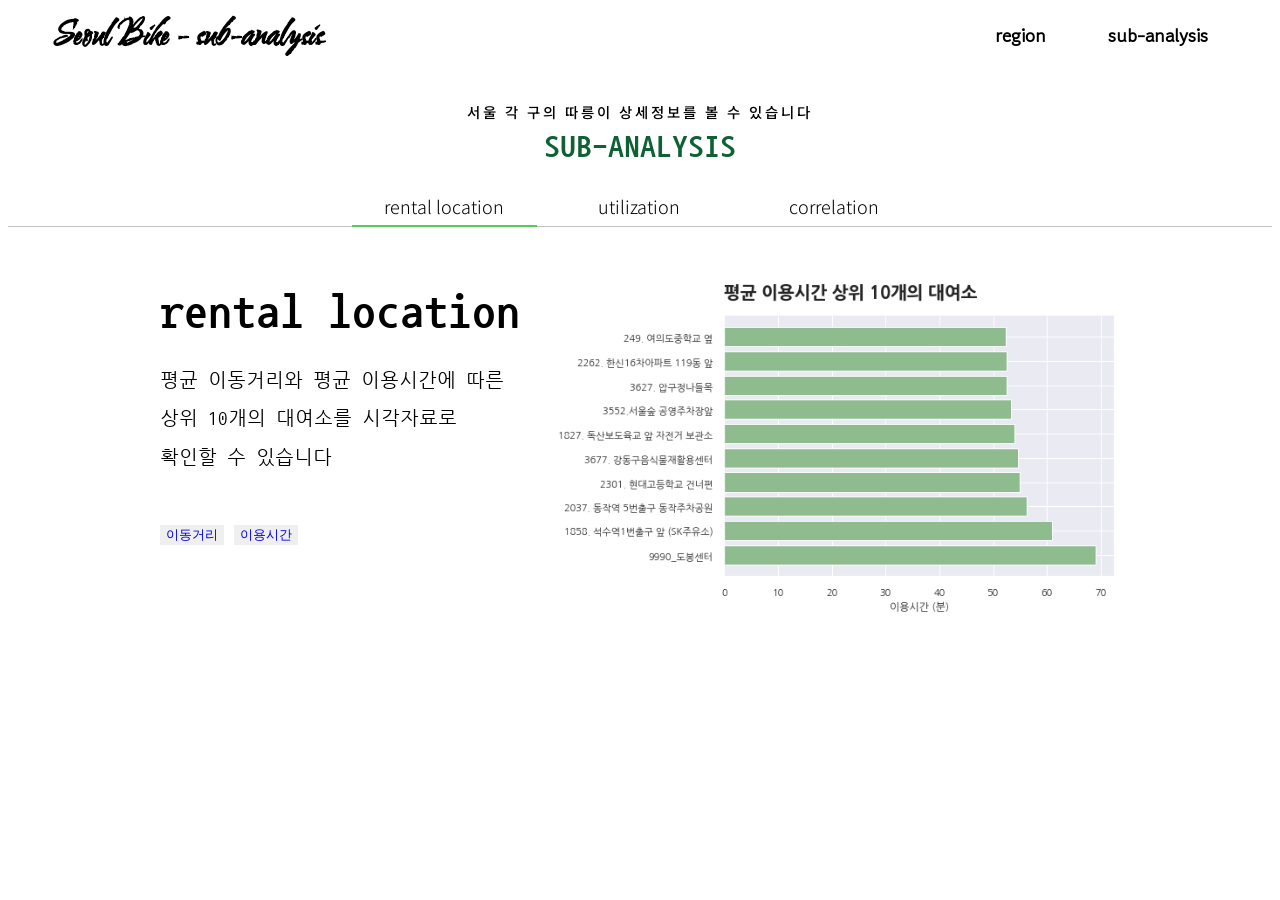
<file: sub1.html>
<!DOCTYPE html>
<html lang="en">
<head>
    <meta charset="UTF-8">
    <title>sub-analysis : rental location</title>
    <link rel="preconnect" href="https://fonts.googleapis.com">
    <link rel="preconnect" href="https://fonts.gstatic.com" crossorigin>
    <link rel="preconnect" href="https://fonts.googleapis.com">
    <link href="https://fonts.googleapis.com/css2?family=Gowun+Dodum&family=Nanum+Gothic+Coding:wght@400;700&family=Noto+Sans+KR:wght@100;300;400;500&family=Water+Brush&display=swap" rel="stylesheet">
    <link rel="stylesheet" href="sub.css">
</head>
<body>
    <header id = "menubar">
        <h1 id = "main"><a href = "main.html">Seoul Bike - sub-analysis</a></h1>
        <nav id = "menu">
            <nav>
                <ul id="main1">
                    <li class="mainmenu"><a href = "region.html">region</a></li>
                    <li class="mainmenu"><a href = "sub.html">sub-analysis</a></li>
                </ul>
            </nav>
        </nav>
    </header>
    
    <div id = "content">
        <h2> 서울 각 구의 따릉이 상세정보를 볼 수 있습니다</h2>
        <h1>SUB-ANALYSIS</h1>
		
        <div id = "submenu">
            <button id = "active"><a href="sub.html">rental location</a></button>
            <button><a href="sub2.html">utilization</a></button>
			<button><a href="sub4.html">correlation</a></button>
        </div>
        <section id = "map_content">
            <article>
                <h1>rental location</h1>
                평균 이동거리와 평균 이용시간에 따른 <br>상위 10개의 대여소를 시각자료로<br> 확인할 수 있습니다<br><br>
				<button><a href="sub.html">이동거리</a></button>
				<button><a href="sub1.html">이용시간</a></button>
			</article>
			<img src="subimg/time.png">
	   </section>
	</div>
</body>
</html>
</file>
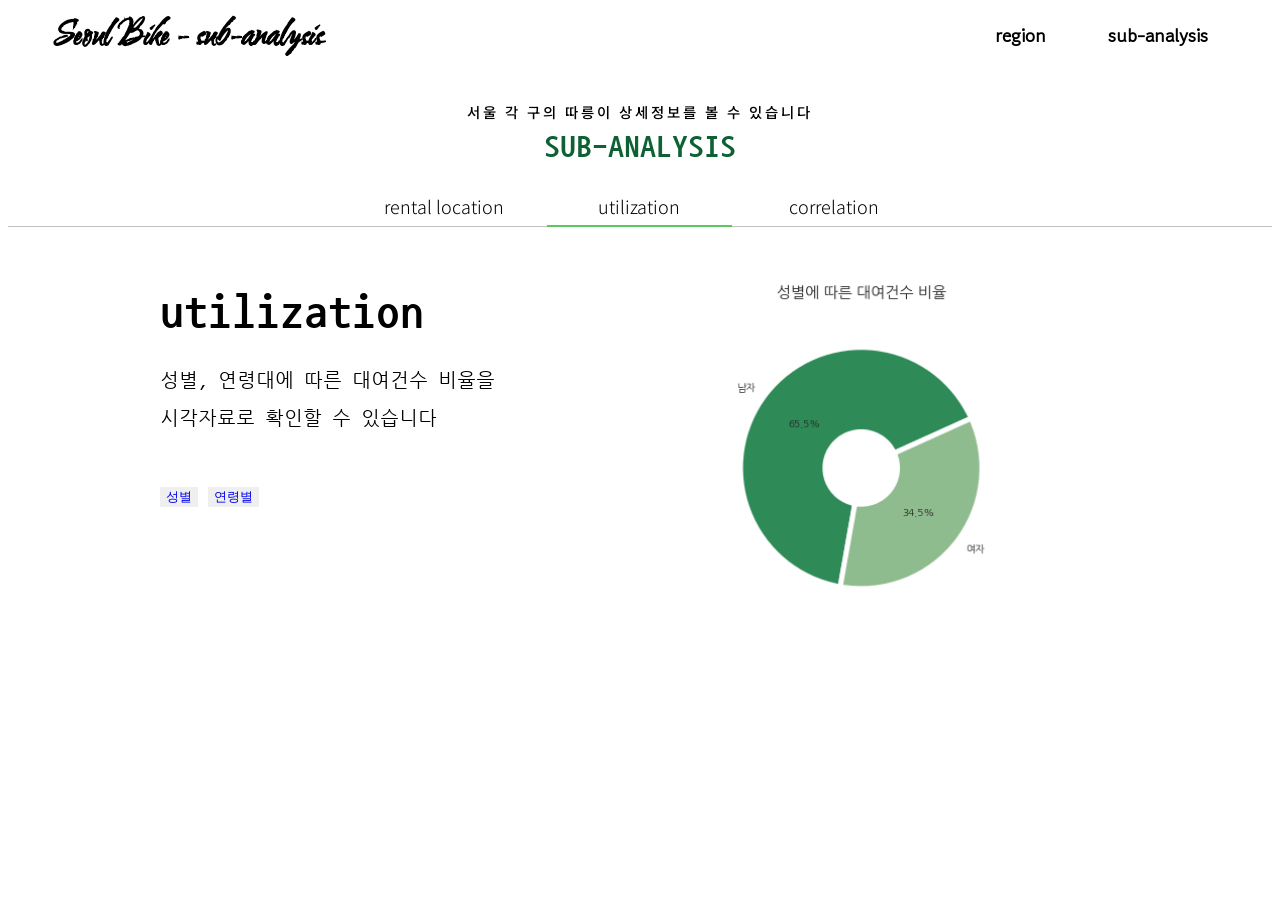
<file: sub2.html>
<!DOCTYPE html>
<html lang="en">
<head>
    <meta charset="UTF-8">
    <title>sub-analysis : utilization</title>
    <link rel="preconnect" href="https://fonts.googleapis.com">
    <link rel="preconnect" href="https://fonts.gstatic.com" crossorigin>
    <link rel="preconnect" href="https://fonts.googleapis.com">
    <link href="https://fonts.googleapis.com/css2?family=Gowun+Dodum&family=Nanum+Gothic+Coding:wght@400;700&family=Noto+Sans+KR:wght@100;300;400;500&family=Water+Brush&display=swap" rel="stylesheet">
    <link rel="stylesheet" href="sub2.css">
</head>
<body>
    <header id = "menubar">
        <h1 id = "main"><a href = "main.html">Seoul Bike - sub-analysis</a></h1>
        <nav id = "menu">
            <nav>
                <ul id="main1">
                    <li class="mainmenu"><a href = "region.html">region</a></li>
                    <li class="mainmenu"><a href = "sub.html">sub-analysis</a></li>
                </ul>
            </nav>
        </nav>
    </header>
    <div id = "content">
        <h2> 서울 각 구의 따릉이 상세정보를 볼 수 있습니다</h2>
        <h1>SUB-ANALYSIS</h1>
		
        <div id = "submenu">
            <button><a href="sub.html">rental location</a></button>
            <button id = "active"><a href="sub2.html">utilization</a></button>
			<button><a href="sub4.html">correlation</a></button>
        </div>
        <section id = "map_content">
            <article>
                <h1>utilization</h1>
                성별, 연령대에 따른 대여건수 비율을<br>시각자료로 확인할 수 있습니다<br><br>
				<button><a href="sub2.html">성별</a></button>
				<button><a href="sub3.html">연령별</a></button>
			</article>
			<img src="subimg/gen.png">
	   </section>
	</div>
</body>
</html>
</file>
<file: main.css>
header>h1{
    margin-left:3%;
    font-family: 'Water Brush', cursive;
}
ul, ol, li{list-style: none;}
ul::after{/*li float 해제*/
    content:"";display:block; clear:both;
}
header a{
    color: black;
    text-decoration: none;
}
.mainmenu{
    font-family: 'Gowun Dodum', sans-serif;     
}
header a:visited{
    color: black;
    text-decoration: none;
}
.mainmenu>a:hover{
    color:rgb(82, 82, 82); font-size: 1.15rem;
}
header{
    height: 45px;
    width:100%;
    padding: 1rem;
    font-weight: bold;
    background:white;
    display:flex;
    justify-content: space-between;
    align-items: center;
    position: fixed;
    /* border-bottom: solid 1px black; */
    top:0; left:0;
    z-index:50;
}
body{
    padding-top:60px
}
#menu{
    width: 30%; text-align:center;
}  
#main1>li{
    text-align:center;
    position:relative;
    float:left;
}
#main1>li:hover>.submenu{
    display:block;
}

ul>li>a{
    text-align: center;
    margin:0 auto;
}
.submenu{
    display:none; position:absolute; width:100%; 
    font-size:0.95rem; text-align: center;
    padding-left: 0; padding-top:5px; padding-bottom: 5px;
    background:white;
    border: solid 1px black;
    line-height: 30px;
}
.mainmenu{
    font-size: 1.2rem; text-align:center;
    width: 40%;
}
.submenu>li:hover{
    background-color:rgb(196, 196, 196); 
}

.content{
    width: 100%;
    height: 675px;
    position:relative;
    font-family: 'Nanum Gothic Coding', monospace;
}
/* #m1 h1{
    margin-top: 80px; margin-bottom:35px;
    margin-left: 20%; font-size: 2rem
}
#m2 h1{
    margin-top: 80px; margin-bottom:35px;
    margin-left: 15%; font-size: 2rem
} */
#m1 h3{
    margin-bottom:20px;
    margin-left: 20%; font-size:1rem;
}
#m2 h3{
    margin-bottom:20px;
    margin-left: 15%; font-size:1rem;
}
/* .subsec h3{
    margin-bottom:20px;
    margin-left: 7%; font-size:1.1rem;
} */
.mainsec{
    position: absolute;
    margin-top: 60px;
    width : 50%; height: 680px;
    text-align: center;
    /* border: 3px solid red; */
    
}
#m1{
    transform:translateX(-10%);
}
#m2{ left : 50%; transform:translateX(-15%);
}
/*  */
/*  */
/*  */
#tit{
    width: 50%; left:0;bottom:0;
}
#maincontent{
    width: 100%;height: 670px; 
    /* border:3px solid red; */
    position:static;
    font-family: 'Nanum Gothic Coding', monospace;
}
#tit>h1{
    margin-top:40px; position:absolute;
    text-align:center; bottom:0;left:0;
    font-size:7rem; color:rgb(13, 97, 51);
    margin-top: 15px;  margin-bottom:0;
    z-index:-1; margin-left:2%;
}
#tit>h2{ text-align:center;margin-left:4%;z-index:-1; 
    font-family: 'Noto Sans KR', sans-serif;
    line-height: 1.5em;position:absolute;
    bottom:0; margin-bottom:50px; opacity:0.5;
    font-weight:500; font-size:4rem; letter-spacing: 3px;
}
#maincontent>p{
    font-family: 'Noto Sans KR', sans-serif;
    margin-top:20px; margin-left:7%;
    font-weight:300; font-size:1.4rem; letter-spacing: 3px;
}
#submenu{
    position:absolute;
    margin-top:13%; text-align:center;
    font-weight:400; letter-spacing: 0px;
    width: 50%; left:0; z-index:0;
}
#submenu>button{
    font-family: 'Noto Sans KR', sans-serif;
    border : 0px; background-color:white;
    font-size:1rem; font-weight: 300;
    margin-left:-8px;margin-right:-6px;
    height:40px; letter-spacing: 1.5px;
    box-sizing: border-box; 
    cursor: pointer;
}
#submenu a:hover{
    color: rgb(18, 113, 21);
    font-weight:400;
    /* border-bottom : 2px solid rgb(18, 113, 21); */
}

#submenu button>a{
    width: 140px; height: 40px;
    color: black; display:block;
    text-decoration: none;
}
#submenu button>a:visited{
    text-decoration: none;
}
#submenu #active a{
    font-weight:bold;
}
#submenu #active a:hover{
    color: rgb(18, 113, 21);
    /* border-bottom : 2px solid rgb(18, 113, 21); */
}

section{
    width:50%; left:50%;
    height:540px; display:flex; align-items: center;
    /* border: 3px solid black; */
    position: relative;
    right:0;
}

#map_content article{
    top:50%; margin-left:5%;
    transform:translateY(10%);
    text-align: left;
    line-height: 1.4em;
    left:5%;top: 20%;
}
#map_content a{
    color:rgb(13, 97, 51);
    text-decoration: none;
}

#map_content a:hover{
    font-weight:bold;
}
#map_content a:visited{
    color:rgb(13, 97, 51);
    text-decoration: none;
}

#subcon button{
    position: absolute; opacity:.8;
    /* margin-left:20%; */
    font-family: 'Gowun Dodum', sans-serif;
    font-size:1rem; letter-spacing: 1px;
    border:0;
    background-color:rgb(22, 117, 65); color:white;
    border : 1px solid rgb(22, 117, 65);
    border-radius:5px; padding: 3px; padding-left:20px;padding-right:20px;
    bottom:90px; z-index:0;
}
#subcon .but:hover{background-color:rgb(13, 82, 44)}
#subcon a{ 
    color: white; 
    text-decoration: none;}
#subcon a:visited{text-decoration:none;}
/* #m2 button{
    margin-left : 15%;
} */
article.mainsec img{
    position: absolute;
    margin-top:40px;
    transform:translateX(-20%);
    width: 35%;
}
#m2 img{
    position: absolute;
    margin-top:40px;
    transform:translateX(-28%);
    width: 35%;
}

#m1 h1{
    font-size:3rem; opacity:.7;
    margin-top: 50px; 
    margin-bottom:35px;
    margin-left: 20%;
    /* text-shadow:2px 2px 5px grey; */
}

#m2 h1{
    font-size:3rem;opacity:.7;
    margin-top: 50px; margin-bottom:35px;
    margin-left: 15%;
}

body::-webkit-scrollbar{ width: 8px;}
body::-webkit-scrollbar-track{ background-color: rgb(177, 177, 177);}
body::-webkit-scrollbar-thumb{background-color: green;}
</file>
<file: region1.css>
header>h1{
    margin-left:3%;
    font-family: 'Water Brush', cursive;
}
ul, ol, li{list-style: none;}
ul::after{/*li float 해제*/
    content:"";display:block; clear:both;
}
header a{
    color: black;
    text-decoration: none;
}
.mainmenu{
    font-family: 'Gowun Dodum', sans-serif;
    
}
header a:visited{
    color: black;
    text-decoration: none;
}
.mainmenu>a:hover{
    color:rgb(82, 82, 82); font-size: 1.2rem;
}
header{
    height: 40px;
    width:100%;
    padding: 1rem;
    font-weight: bold;
    background:white;
    display:flex;
    justify-content: space-between;
    align-items: center;
    position: fixed;
    /* border-bottom: solid 1px black; */
    top:0; left:0;
}
body{
    padding-top:60px
}
#menu{
    width: 30%; text-align:center;
}  
#main1>li{
    text-align:center;
    position:relative;
    float:left;
}

ul>li>a{
    text-align: center;
    margin:0 auto;
}

.mainmenu{
    font-size: 1.2rem; text-align:center;
    width: 40%;
}

#content{
    width: 100%;
    height: 100%;
    position:static;
    font-family: 'Nanum Gothic Coding', monospace;
}
#content>h1{
    text-align:center; 
    font-size:2rem; color:rgb(13, 97, 51);
    margin-top: 15px; margin-bottom:25px;
}
#content>h2{
    font-family: 'Noto Sans KR', sans-serif;
    text-align:center;margin-top:40px; line-height: .5em;
    font-weight:500; font-size:.9rem; letter-spacing: 3px;
}
#content>p{
    font-family: 'Noto Sans KR', sans-serif;
    margin-top:20px; margin-left:7%;
    font-weight:300; font-size:1.4rem; letter-spacing: 3px;
}
/* #content>#gomap{
    margin-top:20px; margin-left:7%;
    font-weight:400; font-size:1.2rem; letter-spacing: 3px;
    background-color:rgb(46, 190, 72); color:white;
    border : 1px solid rgb(46, 190, 72);
    border-radius:5px; padding: 8px; padding-left:20px;padding-right:20px;
}
#content #gomap:hover{
    color:white;
    background-color:rgb(18, 113, 21);
    border : 1px solid rgb(18, 113, 21);
}
#gomap>a{
    color: white;
    text-decoration: none;
}
#gomap>a:visited{
    color: white;
    text-decoration: none;
} */
/* #map{
    width: 100%;
    height:650px;
    margin: auto;
    position: relative;
    text-align: center; align-items: center;
} */
#submenu{
    margin-top:30px; text-align:center;
    font-weight:400; letter-spacing: 0px;
    width: 100%;
    border-bottom: 1px solid rgb(194, 194, 194);
}
#submenu>button{
    font-family: 'Noto Sans KR', sans-serif;
    border : 0px; background-color:white;
    font-size:1.125rem; font-weight: 300;
    margin-left:-8px;margin-right:-6px;
    height:34px; 
    box-sizing: border-box; 
    cursor: pointer;
}
#submenu a:hover{
    color: rgb(18, 113, 21);
    font-weight:400;
    border-bottom : 2px solid rgb(18, 113, 21);
}

#submenu button>a{
    width: 185px; height: 32px;
    color: black; display:block;
    text-decoration: none;
}
#submenu button>a:visited{
    text-decoration: none;
}
#submenu #active a{
    border-bottom : 2px solid rgb(91, 199, 95);
}
#submenu #active a:hover{
    color: rgb(18, 113, 21);
    border-bottom : 2px solid rgb(18, 113, 21);
}

section{
    width:100%;
    height:510px;
    /* border: 3px solid black; */
    position: relative;
    text-align: center; right:0;
}
img{
    /* display: inline-block; */
    position: absolute;
    width: 50%; height: auto;
    right:6%; top:17%;
}
#map_content article{
    position: absolute;
    text-align: left;
    line-height: 2em; font-size:1.2rem;
    left: 12%; top: 12%; width:31%;
}
#map_content article h1{
    font-size:3rem;
    margin-top:5px; margin-bottom: 30px;
}
article button{
    border:0px;
}
</file>
<file: region2.css>
header>h1{
    margin-left:3%;
    font-family: 'Water Brush', cursive;
}
ul, ol, li{list-style: none;}
ul::after{/*li float 해제*/
    content:"";display:block; clear:both;
}
header a{
    color: black;
    text-decoration: none;
}
.mainmenu{
    font-family: 'Gowun Dodum', sans-serif;
    
}
header a:visited{
    color: black;
    text-decoration: none;
}
.mainmenu>a:hover{
    color:rgb(82, 82, 82); font-size: 1.2rem;
}
header{
    height: 40px;
    width:100%;
    padding: 1rem;
    font-weight: bold;
    background:white;
    display:flex;
    justify-content: space-between;
    align-items: center;
    position: fixed;
    /* border-bottom: solid 1px black; */
    top:0; left:0;
}
body{
    padding-top:60px
}
#menu{
    width: 30%; text-align:center;
}  
#main1>li{
    text-align:center;
    position:relative;
    float:left;
}

ul>li>a{
    text-align: center;
    margin:0 auto;
}

.mainmenu{
    font-size: 1.2rem; text-align:center;
    width: 40%;
}

#content{
    width: 100%;
    height: 100%;
    position:static;
    font-family: 'Nanum Gothic Coding', monospace;
}
#content>h1{
    text-align:center; 
    font-size:2rem; color:rgb(13, 97, 51);
    margin-top: 15px; margin-bottom:25px;
}
#content>h2{
    font-family: 'Noto Sans KR', sans-serif;
    text-align:center;margin-top:40px; line-height: .5em;
    font-weight:500; font-size:.9rem; letter-spacing: 3px;
}
#content>p{
    font-family: 'Noto Sans KR', sans-serif;
    margin-top:20px; margin-left:7%;
    font-weight:300; font-size:1.4rem; letter-spacing: 3px;
}
/* #content>#gomap{
    margin-top:20px; margin-left:7%;
    font-weight:400; font-size:1.2rem; letter-spacing: 3px;
    background-color:rgb(46, 190, 72); color:white;
    border : 1px solid rgb(46, 190, 72);
    border-radius:5px; padding: 8px; padding-left:20px;padding-right:20px;
}
#content #gomap:hover{
    color:white;
    background-color:rgb(18, 113, 21);
    border : 1px solid rgb(18, 113, 21);
}
#gomap>a{
    color: white;
    text-decoration: none;
}
#gomap>a:visited{
    color: white;
    text-decoration: none;
} */
/* #map{
    width: 100%;
    height:650px;
    margin: auto;
    position: relative;
    text-align: center; align-items: center;
} */
#submenu{
    margin-top:30px; text-align:center;
    font-weight:400; letter-spacing: 0px;
    width: 100%;
    border-bottom: 1px solid rgb(194, 194, 194);
}
#submenu>button{
    font-family: 'Noto Sans KR', sans-serif;
    border : 0px; background-color:white;
    font-size:1.125rem; font-weight: 300;
    margin-left:-8px;margin-right:-6px;
    height:34px; 
    box-sizing: border-box; 
    cursor: pointer;
}
#submenu a:hover{
    color: rgb(18, 113, 21);
    font-weight:400;
    border-bottom : 2px solid rgb(18, 113, 21);
}

#submenu button>a{
    width: 185px; height: 32px;
    color: black; display:block;
    text-decoration: none;
}
#submenu button>a:visited{
    text-decoration: none;
}
#submenu #active a{
    border-bottom : 2px solid rgb(91, 199, 95);
}
#submenu #active a:hover{
    color: rgb(18, 113, 21);
    border-bottom : 2px solid rgb(18, 113, 21);
}

section{
    width:100%;
    height:510px;
    /* border: 3px solid black; */
    position: relative;
    text-align: center; right:0;
}
img{
    /* display: inline-block; */
    position: absolute;
    width: 50%; height: auto;
    right:6%; top:9%;
}
#map_content article{
    position: absolute;
    text-align: left;
    line-height: 2em; font-size:1.2rem;
    left: 12%; top: 12%; width:31%;
}
#map_content article h1{
    font-size:3rem;
    margin-top:5px; margin-bottom: 30px;
}
article button{
    border:0px;
}

/* table{
    margin-top:30px;
    width: 80%;
    font-size:.75rem;
    table-layout: fixed;
    border-collapse: collapse;
}
td{
    text-align:center;
    border: 1px solid black;
    padding: 1px;
} */
</file>
<file: region.css>
header>h1{
    margin-left:3%;
    font-family: 'Water Brush', cursive;
}
ul, ol, li{list-style: none;}
ul::after{/*li float 해제*/
    content:"";display:block; clear:both;
}
header a{
    color: black;
    text-decoration: none;
}
.mainmenu{
    font-family: 'Gowun Dodum', sans-serif;
    
}
header a:visited{
    color: black;
    text-decoration: none;
}
.mainmenu>a:hover{
    color:rgb(82, 82, 82); font-size: 1.2rem;
}
header{
    height: 40px;
    width:100%;
    padding: 1rem;
    font-weight: bold;
    background:white;
    display:flex;
    justify-content: space-between;
    align-items: center;
    position: fixed;
    /* border-bottom: solid 1px black; */
    top:0; left:0;
}
body{
    padding-top:60px
}
#menu{
    width: 30%; text-align:center;
}  
#main1>li{
    text-align:center;
    position:relative;
    float:left;
}

ul>li>a{
    text-align: center;
    margin:0 auto;
}

.mainmenu{
    font-size: 1.2rem; text-align:center;
    width: 40%;
}

#content{
    width: 100%;
    height: 100%;
    position:static;
    font-family: 'Nanum Gothic Coding', monospace;
}
#content>h1{
    text-align:center; 
    font-size:2rem; color:rgb(13, 97, 51);
    margin-top: 15px; margin-bottom:25px;
}
#content>h2{
    font-family: 'Noto Sans KR', sans-serif;
    text-align:center;margin-top:40px; line-height: .5em;
    font-weight:500; font-size:.9rem; letter-spacing: 3px;
}
#content>p{
    font-family: 'Noto Sans KR', sans-serif;
    margin-top:20px; margin-left:7%;
    font-weight:300; font-size:1.4rem; letter-spacing: 3px;
}
/* #content>#gomap{
    margin-top:20px; margin-left:7%;
    font-weight:400; font-size:1.2rem; letter-spacing: 3px;
    background-color:rgb(46, 190, 72); color:white;
    border : 1px solid rgb(46, 190, 72);
    border-radius:5px; padding: 8px; padding-left:20px;padding-right:20px;
}
#content #gomap:hover{
    color:white;
    background-color:rgb(18, 113, 21);
    border : 1px solid rgb(18, 113, 21);
}
#gomap>a{
    color: white;
    text-decoration: none;
}
#gomap>a:visited{
    color: white;
    text-decoration: none;
} */
/* #map{
    width: 100%;
    height:650px;
    margin: auto;
    position: relative;
    text-align: center; align-items: center;
} */
#submenu{
    margin-top:30px; text-align:center;
    font-weight:400; letter-spacing: 0px;
    width: 100%;
    border-bottom: 1px solid rgb(194, 194, 194);
}
#submenu>button{
    font-family: 'Noto Sans KR', sans-serif;
    border : 0px; background-color:white;
    font-size:1.125rem; font-weight: 300;
    margin-left:-8px;margin-right:-6px;
    height:34px; 
    box-sizing: border-box; 
    cursor: pointer;
}
#submenu a:hover{
    color: rgb(18, 113, 21);
    font-weight:400;
    border-bottom : 2px solid rgb(18, 113, 21);
}

#submenu button>a{
    width: 185px; height: 32px;
    color: black; display:block;
    text-decoration: none;
}
#submenu button>a:visited{
    text-decoration: none;
}
#submenu #active a{
    border-bottom : 2px solid rgb(91, 199, 95);
}
#submenu #active a:hover{
    color: rgb(18, 113, 21);
    border-bottom : 2px solid rgb(18, 113, 21);
}

section{
    width:100%;
    height:510px;
    /* border: 3px solid black; */
    position: relative;
    text-align: center; right:0;
}
iframe{
    display: inline-block;
    position: absolute;
    width: 45%; height: 85%;
    right:12%; top:7.5%;
}
#map_content article{
    position: absolute;
    text-align: left;
    line-height: 2em; font-size:1.2rem;
    left: 12%; top: 12%;
}
#map_content article li{

    line-height: 2em; font-size:1.1rem;
    left: 12%; top: 12%;
}
#map_content article h1{
    font-size:3rem; 
    margin-top:5px; margin-bottom: 30px;
}
</file>
<file: sub.css>
header>h1{
    margin-left:3%;
    font-family: 'Water Brush', cursive;
}
ul, ol, li{list-style: none;}
ul::after{/*li float 해제*/
    content:"";display:block; clear:both;
}
header a{
    color: black;
    text-decoration: none;
}
.mainmenu{
    font-family: 'Gowun Dodum', sans-serif;
    
}
header a:visited{
    color: black;
    text-decoration: none;
}
.mainmenu>a:hover{
    color:rgb(82, 82, 82); font-size: 1.2rem;
}
header{
    height: 40px;
    width:100%;
    padding: 1rem;
    font-weight: bold;
    background:white;
    display:flex;
    justify-content: space-between;
    align-items: center;
    position: fixed;
    /* border-bottom: solid 1px black; */
    top:0; left:0;
}
body{
    padding-top:60px
}
#menu{
    width: 30%; text-align:center;
}  
#main1>li{
    text-align:center;
    position:relative;
    float:left;
}

ul>li>a{
    text-align: center;
    margin:0 auto;
}

.mainmenu{
    font-size: 1.2rem; text-align:center;
    width: 40%;
}

#content{
    width: 100%;
    height: 100%;
    position:static;
    font-family: 'Nanum Gothic Coding', monospace;
}
#content>h1{
    text-align:center; 
    font-size:2rem; color:rgb(13, 97, 51);
    margin-top: 15px; margin-bottom:25px;
}
#content>h2{
    font-family: 'Noto Sans KR', sans-serif;
    text-align:center;margin-top:40px; line-height: .5em;
    font-weight:500; font-size:.9rem; letter-spacing: 3px;
}
#content>p{
    font-family: 'Noto Sans KR', sans-serif;
    margin-top:20px; margin-left:7%;
    font-weight:300; font-size:1.4rem; letter-spacing: 3px;
}
#submenu{
    margin-top:30px; text-align:center;
    font-weight:400; letter-spacing: 0px;
    width: 100%;
    border-bottom: 1px solid rgb(194, 194, 194);
}
#submenu>button{
    font-family: 'Noto Sans KR', sans-serif;
    border : 0px; background-color:white;
    font-size:1.125rem; font-weight: 300;
    margin-left:-6px;margin-right:-4px;
    height:34px; 
    box-sizing: border-box; 
    cursor: pointer;
}
#submenu a:hover{
    color: rgb(18, 113, 21);
    font-weight:400;
    border-bottom : 2px solid rgb(18, 113, 21);
}

#submenu button>a{
    width: 185px; height: 32px;
    color: black; display:block;
    text-decoration: none;
}
#submenu button>a:visited{
    text-decoration: none;
}
#submenu #active a{
    border-bottom : 2px solid rgb(91, 199, 95);
}
#submenu #active a:hover{
    color: rgb(18, 113, 21);
    border-bottom : 2px solid rgb(18, 113, 21);
}
section{
    width:100%;
    height:510px;
    /* border: 3px solid black; */
    position: relative;
    text-align: center; right:0;
}
img{
    position: absolute;
    width: 45%; height: auto;
    right:12%; top:10%;
}
#map_content article{
    position: absolute;
    text-align: left;
    line-height: 2em; font-size:1.2rem;
    left: 12%; top: 12%; width:31%;
}
#map_content article h1{
    font-size:3rem;
    margin-top:5px; margin-bottom: 30px;
}
article button{
    border:0px;
}
article button>a{
	text-decoration: none;
}
article button>a:hover{
	cursor: pointer;
}
article button>a:visited{
	text-decoration: none;
	color: black;
}
</file>
<file: sub2.css>
header>h1{
    margin-left:3%;
    font-family: 'Water Brush', cursive;
}
ul, ol, li{list-style: none;}
ul::after{/*li float 해제*/
    content:"";display:block; clear:both;
}
header a{
    color: black;
    text-decoration: none;
}
.mainmenu{
    font-family: 'Gowun Dodum', sans-serif;
    
}
header a:visited{
    color: black;
    text-decoration: none;
}
.mainmenu>a:hover{
    color:rgb(82, 82, 82); font-size: 1.2rem;
}
header{
    height: 40px;
    width:100%;
    padding: 1rem;
    font-weight: bold;
    background:white;
    display:flex;
    justify-content: space-between;
    align-items: center;
    position: fixed;
    /* border-bottom: solid 1px black; */
    top:0; left:0;
}
body{
    padding-top:60px
}
#menu{
    width: 30%; text-align:center;
}  
#main1>li{
    text-align:center;
    position:relative;
    float:left;
}

ul>li>a{
    text-align: center;
    margin:0 auto;
}

.mainmenu{
    font-size: 1.2rem; text-align:center;
    width: 40%;
}

#content{
    width: 100%;
    height: 100%;
    position:static;
    font-family: 'Nanum Gothic Coding', monospace;
}
#content>h1{
    text-align:center; 
    font-size:2rem; color:rgb(13, 97, 51);
    margin-top: 15px; margin-bottom:25px;
}
#content>h2{
    font-family: 'Noto Sans KR', sans-serif;
    text-align:center;margin-top:40px; line-height: .5em;
    font-weight:500; font-size:.9rem; letter-spacing: 3px;
}
#content>p{
    font-family: 'Noto Sans KR', sans-serif;
    margin-top:20px; margin-left:7%;
    font-weight:300; font-size:1.4rem; letter-spacing: 3px;
}
#submenu{
    margin-top:30px; text-align:center;
    font-weight:400; letter-spacing: 0px;
    width: 100%;
    border-bottom: 1px solid rgb(194, 194, 194);
}
#submenu>button{
    font-family: 'Noto Sans KR', sans-serif;
    border : 0px; background-color:white;
    font-size:1.125rem; font-weight: 300;
    margin-left:-6px;margin-right:-4px;
    height:34px; 
    box-sizing: border-box; 
    cursor: pointer;
}
#submenu a:hover{
    color: rgb(18, 113, 21);
    font-weight:400;
    border-bottom : 2px solid rgb(18, 113, 21);
}

#submenu button>a{
    width: 185px; height: 32px;
    color: black; display:block;
    text-decoration: none;
}
#submenu button>a:visited{
    text-decoration: none;
}
#submenu #active a{
    border-bottom : 2px solid rgb(91, 199, 95);
}
#submenu #active a:hover{
    color: rgb(18, 113, 21);
    border-bottom : 2px solid rgb(18, 113, 21);
}
section{
    width:100%;
    height:510px;
    /* border: 3px solid black; */
    position: relative;
    text-align: center; right:0;
}
img{
    position: absolute;
    width: 25%; height: auto;
    right:20%; top:10%;
}
#map_content article{
    position: absolute;
    text-align: left;
    line-height: 2em; font-size:1.2rem;
    left: 12%; top: 12%; width:31%;
}
#map_content article h1{
    font-size:3rem;
    margin-top:5px; margin-bottom: 30px;
}
article button{
    border:0px;
}
article button>a{
	text-decoration: none;
}
article button>a:hover{
	cursor: pointer;
}
article button>a:visited{
	text-decoration: none;
	color: black;
}
</file>
